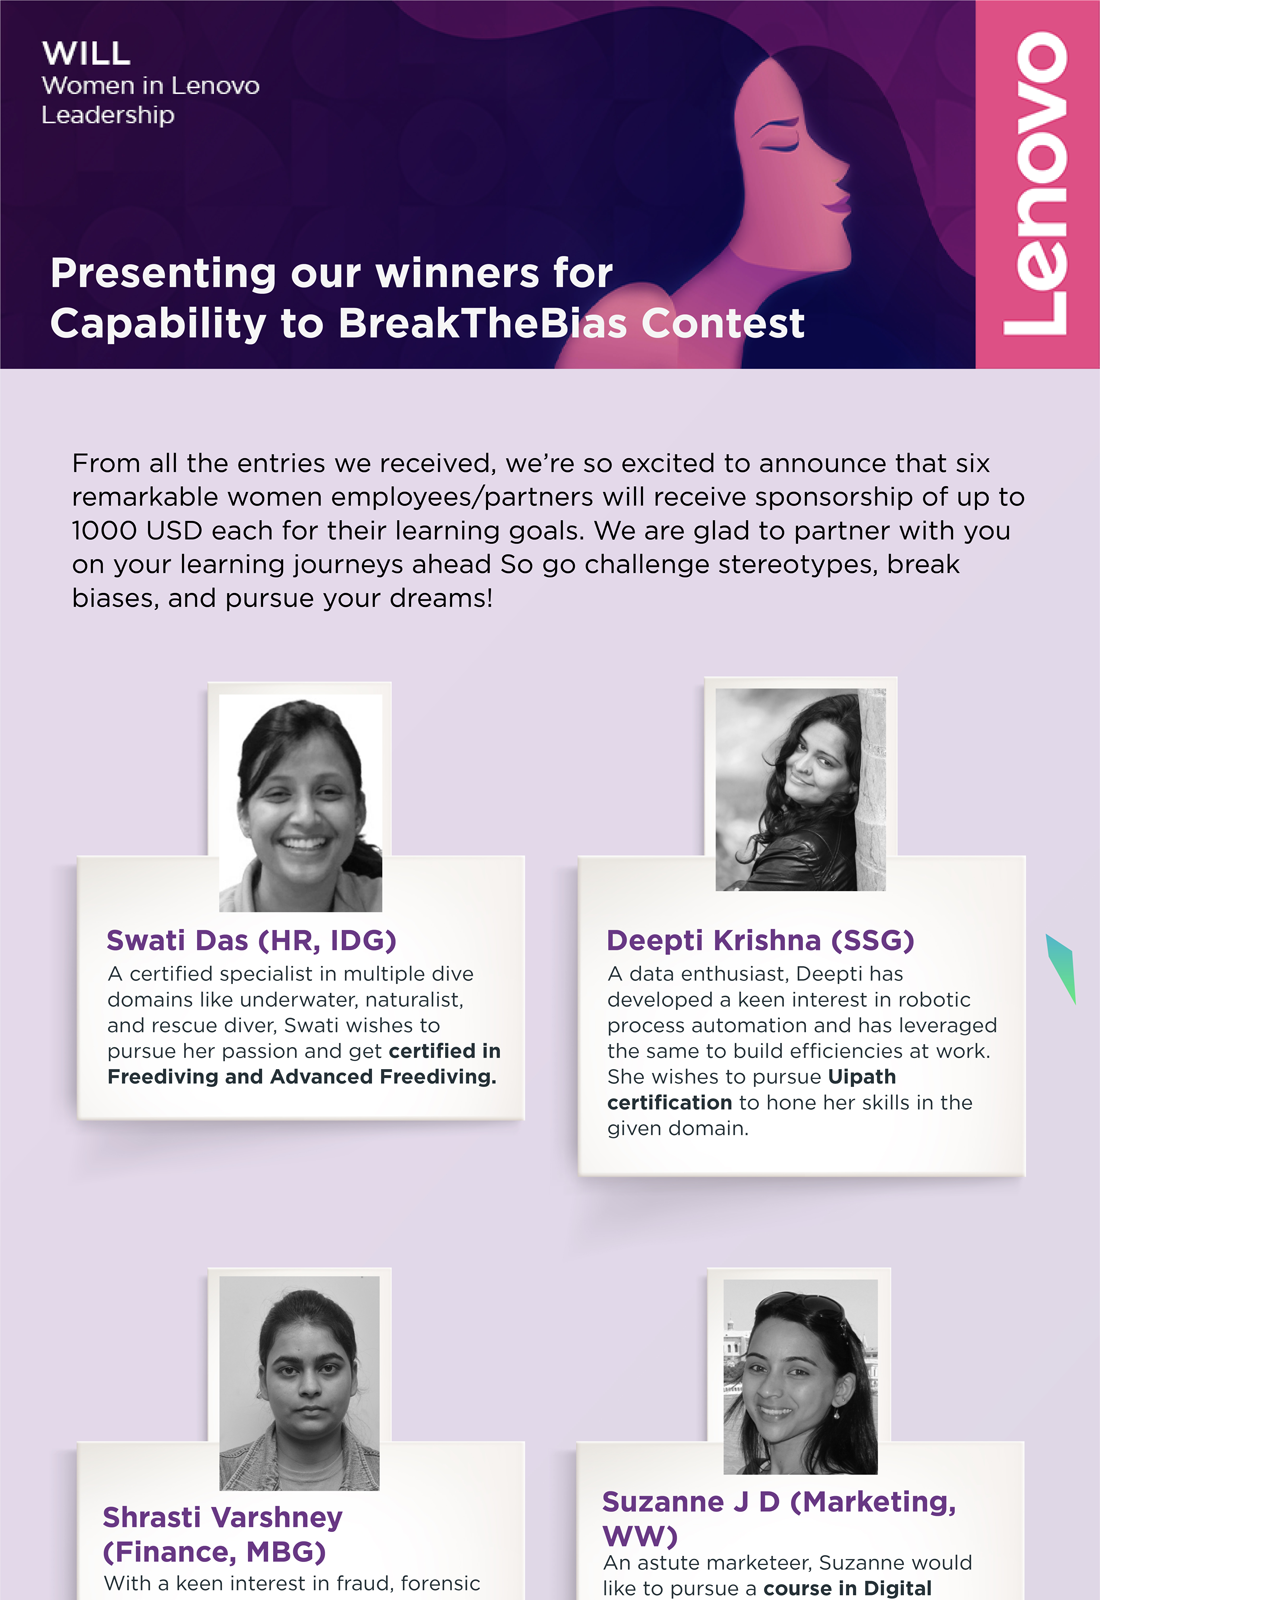
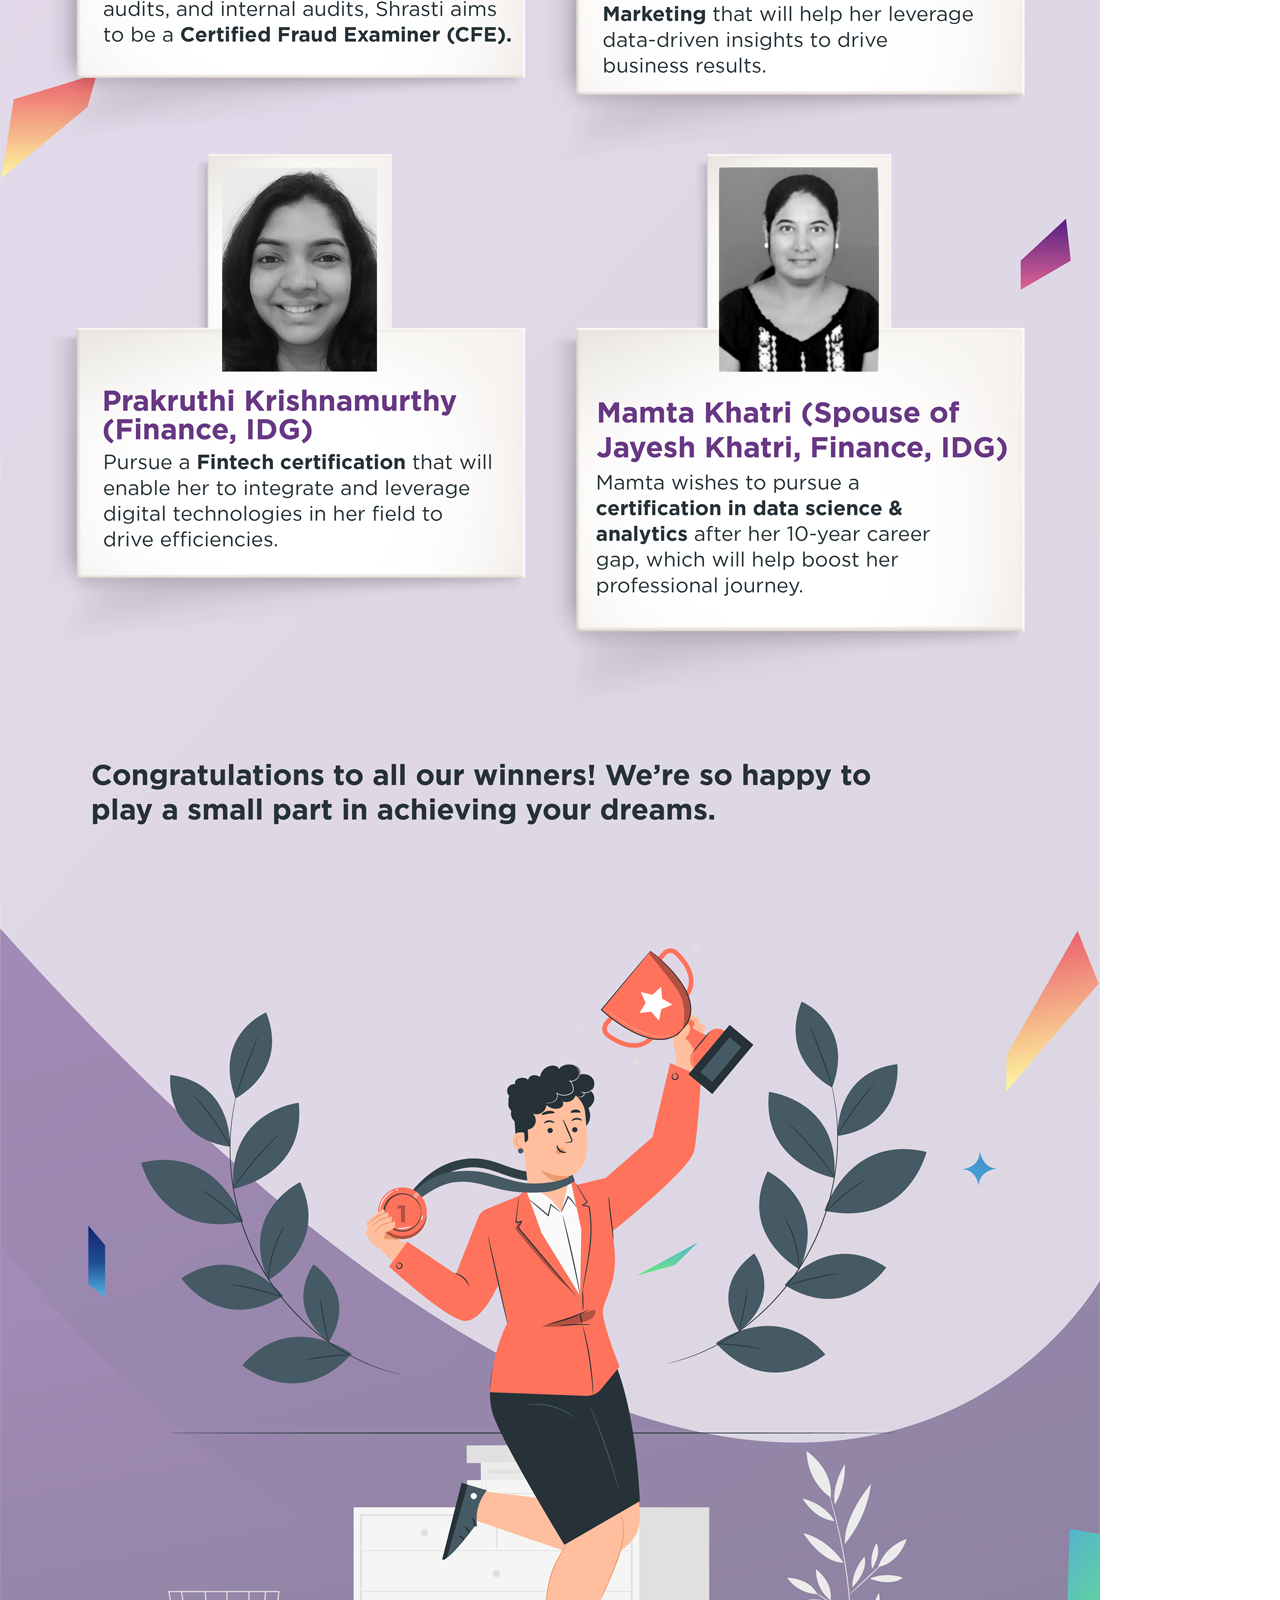
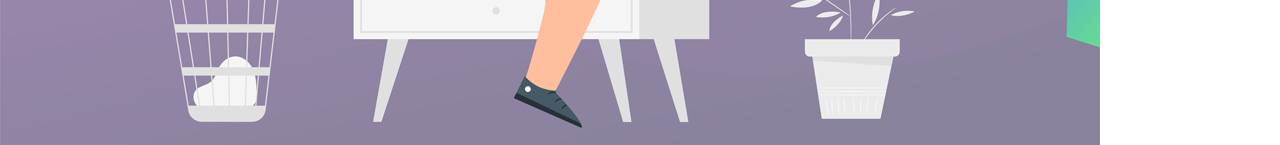
<file: assets/mailer/newsletter-apr2022/lenovo-hr-capability-winner-apr/index.html>
<html>
<head>
<title>Lenovo HR-capability winner mailer-02</title>
<meta http-equiv="Content-Type" content="text/html; charset=utf-8">
<style> table {border-spacing: 0;} img {display:block;} </style>
</head>
<body bgcolor="#FFFFFF" leftmargin="0" topmargin="0" marginwidth="0" marginheight="0">

<table id="Table_01" width="1100" height="3345" border="0" cellpadding="0" cellspacing="0"  bgcolor="#e4d9ea">
	<tr>
		<td>
			<img src="images/header.png" width="1100" height="383" alt="presenting our winners"></td>
	</tr>
	<tr>
		<td>
			<img src="images/first-2-employees.png" width="1100" height="834" alt="Swati Das (HR, IDG) ; Deepti Krishna (SSG)"></td>
	</tr>
	<tr>
		<td>
			<img src="images/4-employees.png" width="1100" height="1056" alt="Shrasti Varshney,Suzanne J D,Prakruthi Krishnamurthy,Mamta Khatri"></td>
	</tr>
	<tr>
		<td>
			<img src="images/congrats.png" width="1100" height="1072" alt="Congratulation to all our winners"></td>
	</tr>
</table>

</body>
</html>
</file>
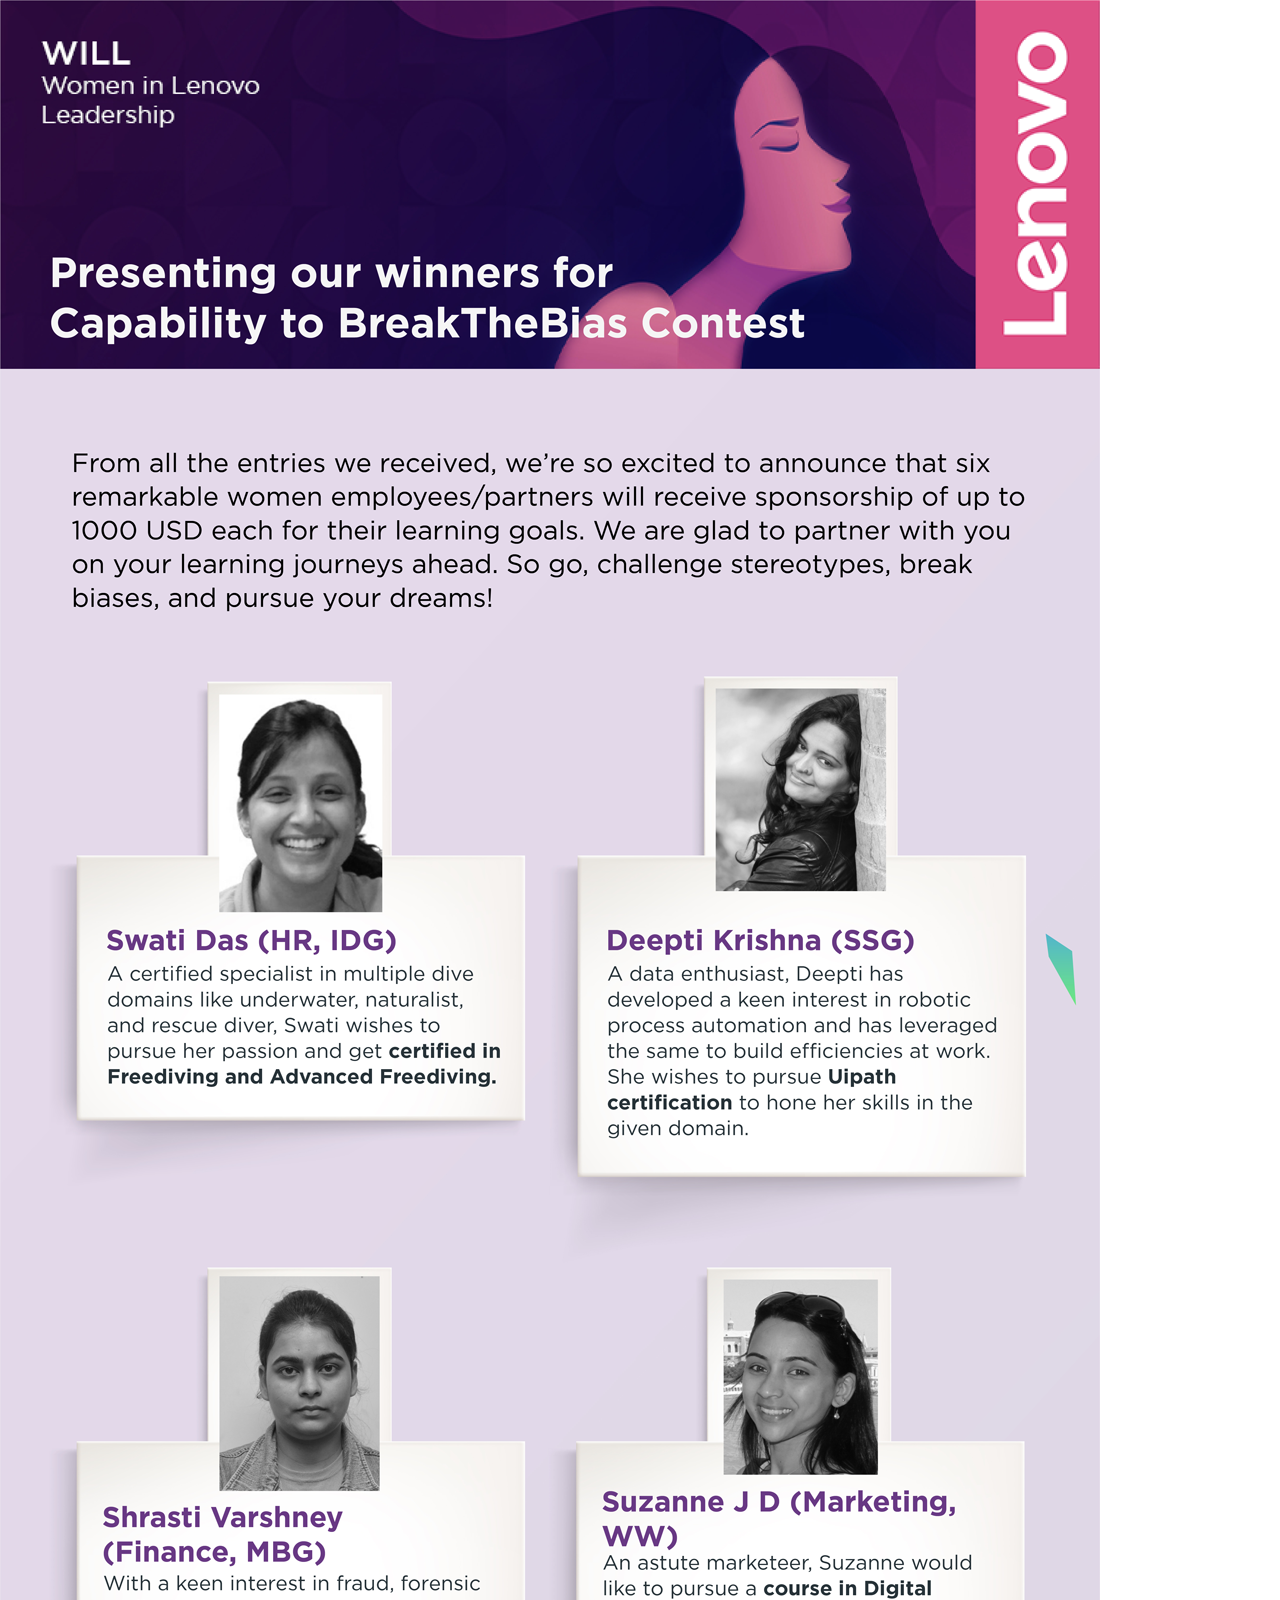
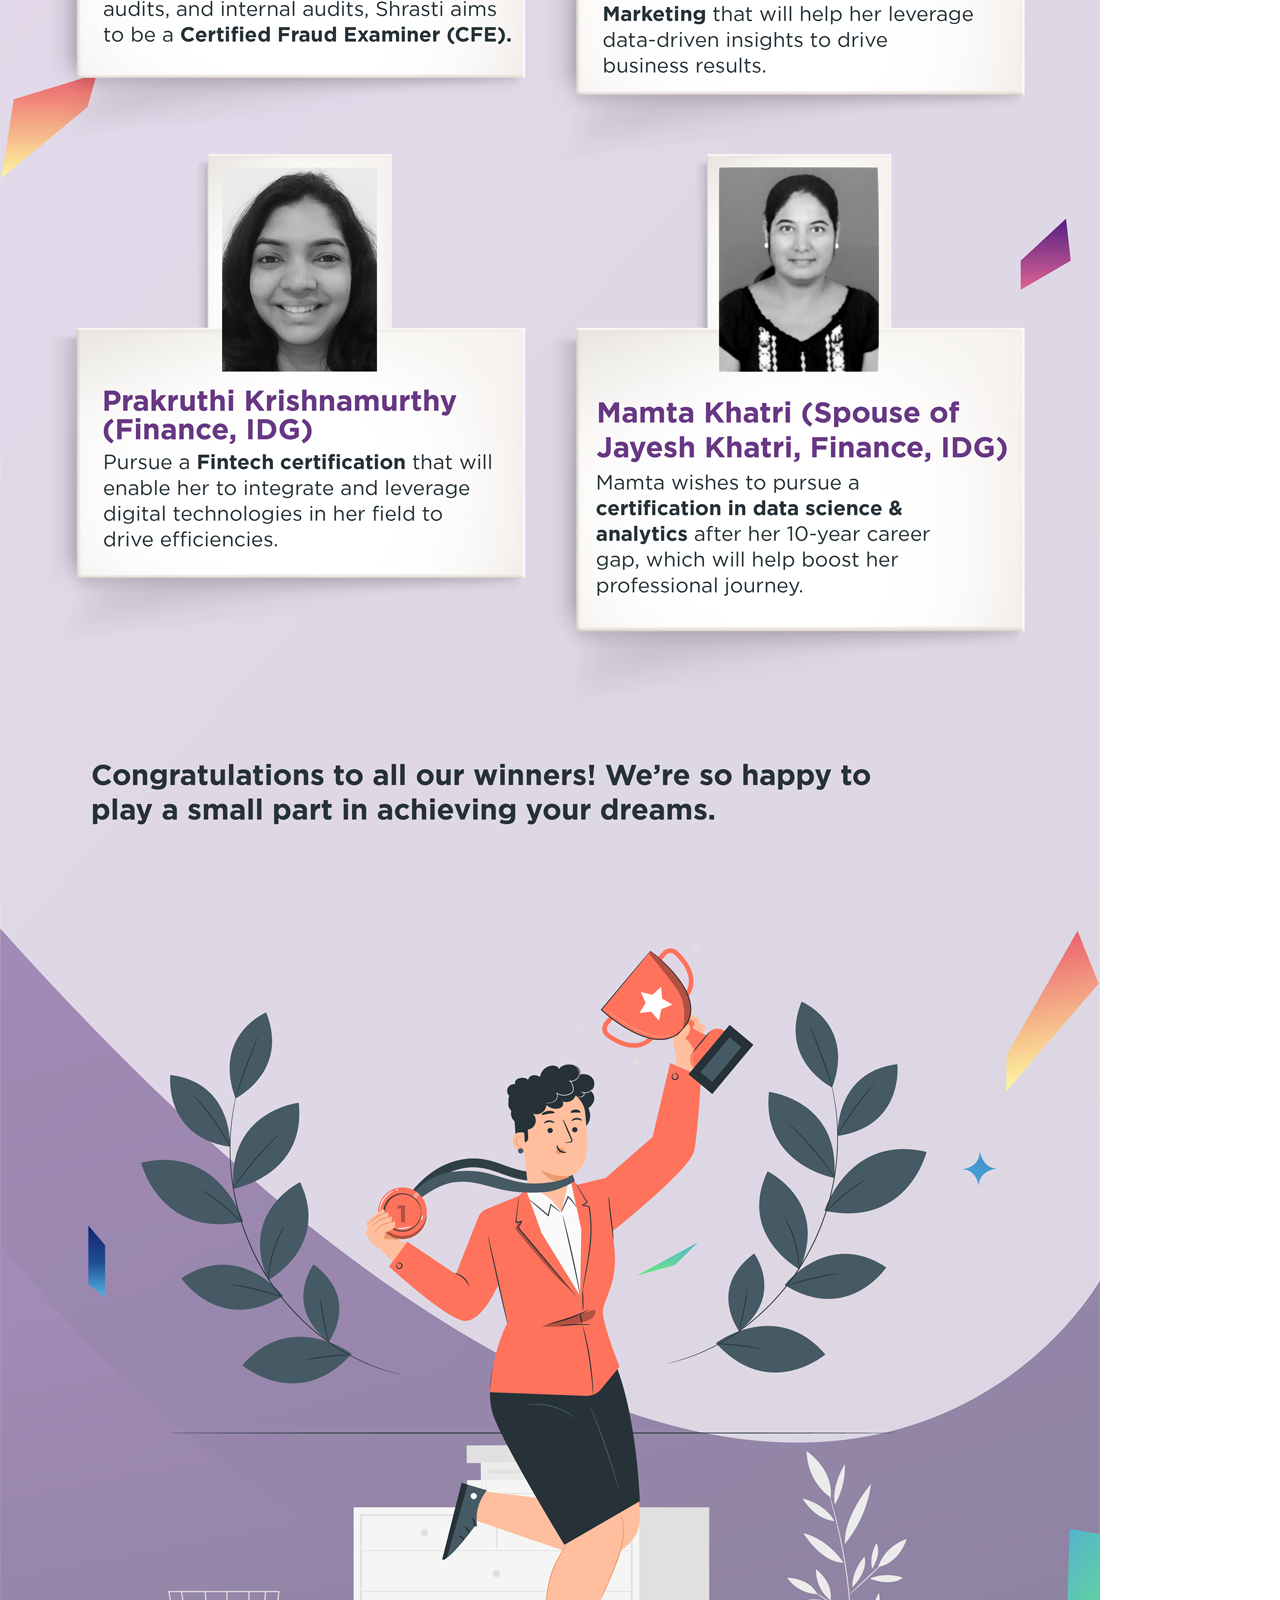
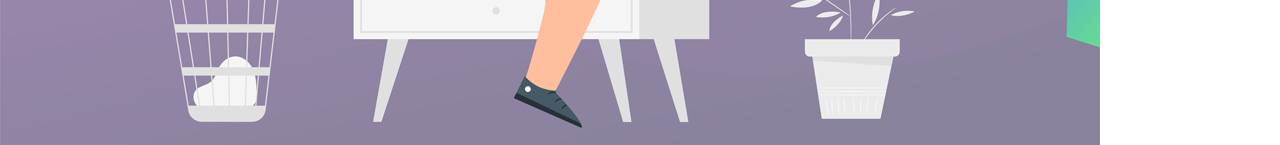
<file: assets/mailer/newsletter-apr2022/lenovo-hr-capability-winner-v2/index.html>
<html>
<head>
<title>Lenovo HR-capability winner mailer</title>
<meta http-equiv="Content-Type" content="text/html; charset=utf-8">
<style> table {border-spacing: 0;} img {display:block;} </style>
</head>
<body bgcolor="#FFFFFF" leftmargin="0" topmargin="0" marginwidth="0" marginheight="0">

<table id="Table_01" width="1100" height="3345" border="0" cellpadding="0" cellspacing="0" bgcolor="#e4d9ea">
	<tr>
		<td>
			<img src="images/header.png" width="1100" height="383" alt="presenting our winners"></td>
	</tr>
	<tr>
		<td>
			<img src="images/first-2-employee.png" width="1100" height="833" alt="Swati Das (HR, IDG) ; Deepti Krishna (SSG)"></td>
	</tr>
	<tr>
		<td>
			<img src="images/4-employees.png" width="1100" height="1060" alt="Shrasti Varshney,Suzanne J D,Prakruthi Krishnamurthy,Mamta Khatri"></td>
	</tr>
	<tr>
		<td>
			<img src="images/congrats.png" width="1100" height="1069" alt="Congratulation to all our winners"></td>
	</tr>
</table>

</body>
</html>
</file>
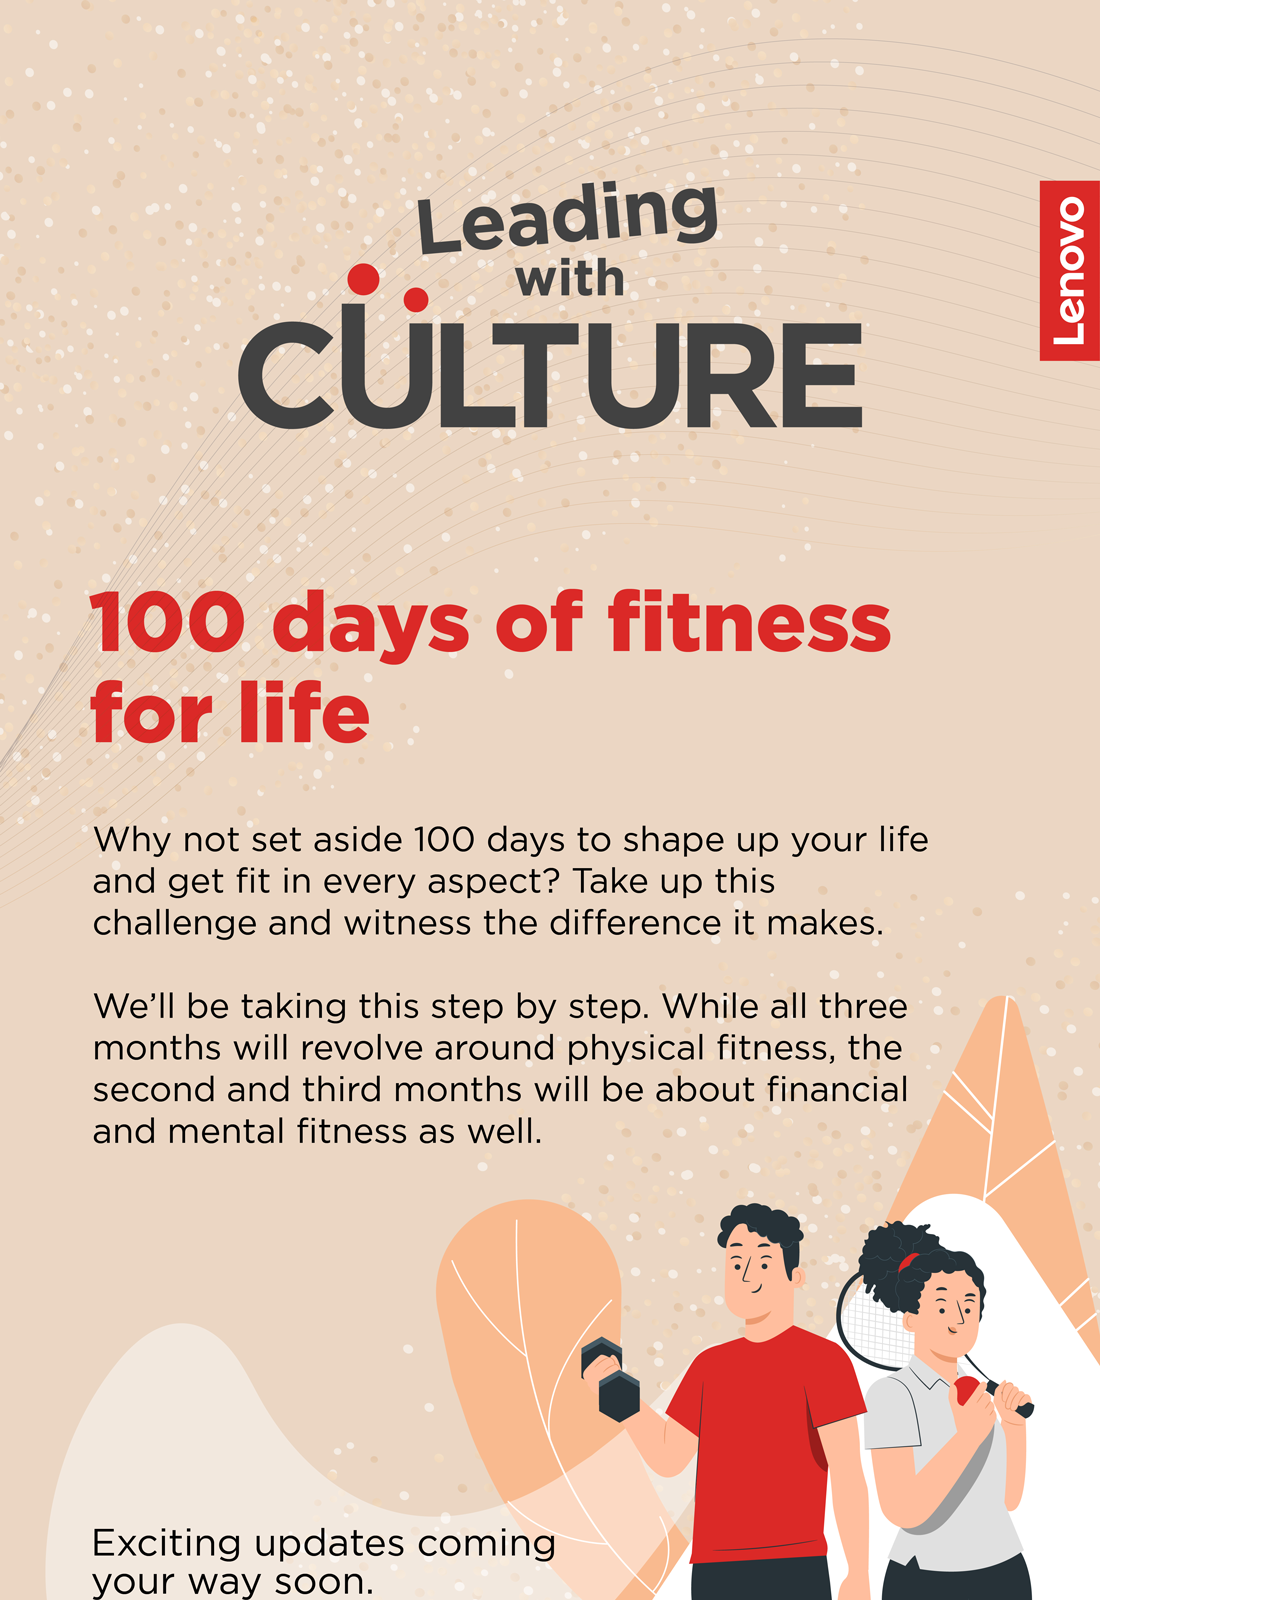
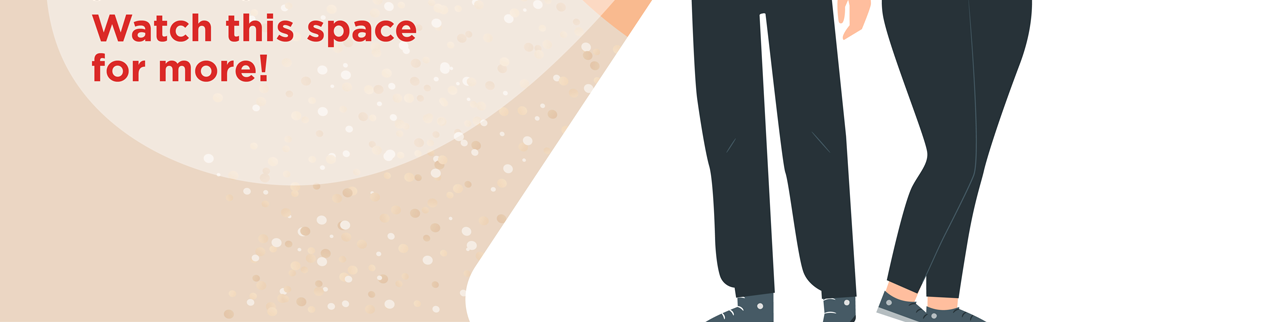
<file: assets/mailer/newsletter-apr2022/lenovo-hr-fitness-announcement-mailer/index.html>
<html>
<head>
<title>Lenovo HR-fitness announcement mailer-01</title>
<style> table {border-spacing: 0;} img {display:block;} </style>
<meta http-equiv="Content-Type" content="text/html; charset=utf-8">
</head>
<body bgcolor="#FFFFFF" leftmargin="0" topmargin="0" marginwidth="0" marginheight="0">
<table id="Table_01" width="1100" height="1922 border="0" cellpadding="0" cellspacing="0" bgcolor="ffffff" >
                  <tr>
                                <td>
<img src="images/index.png" width="1100" height="1922" alt="100-days-of-fitness-for-life">
</td>
     </tr>
               </table>
</body>
</html>
</file>
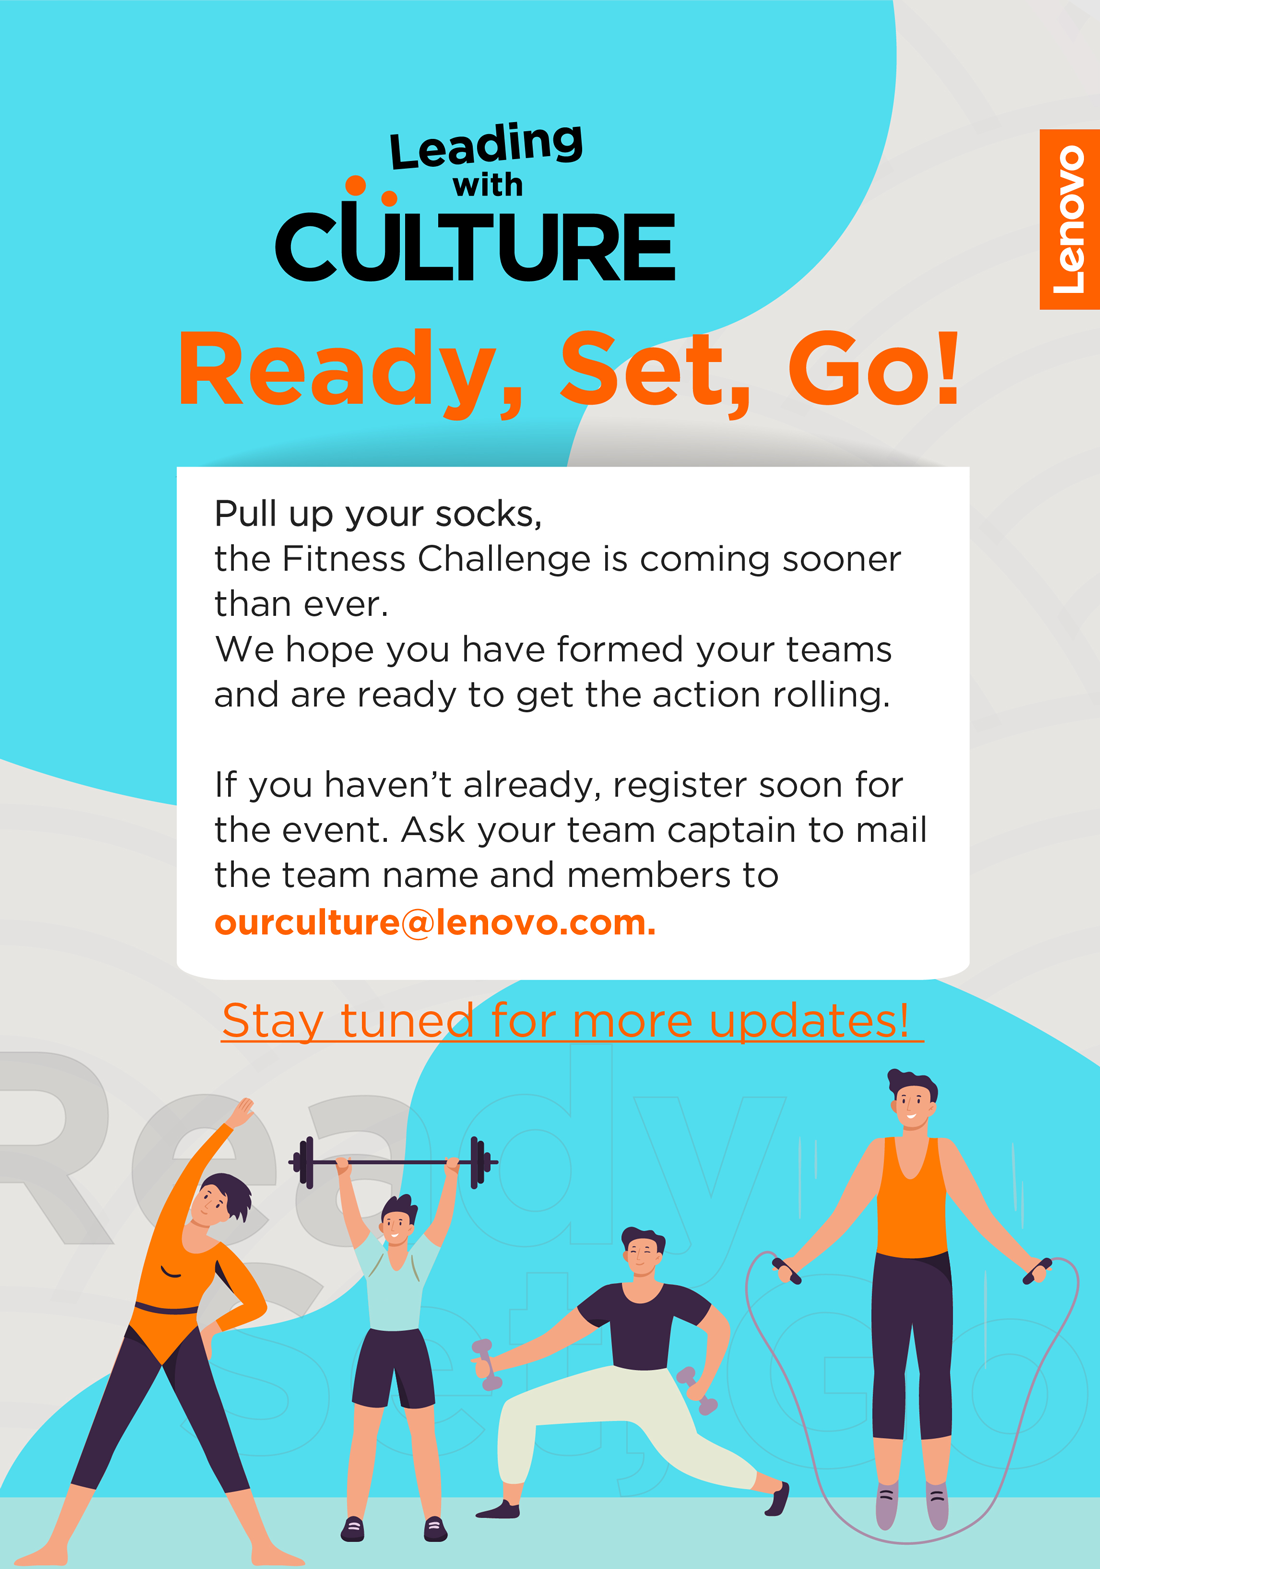
<file: assets/mailer/newsletter-apr2022/lenovo-hr-ready-set-go-01-3-apr/index.html>
<html>
<head>
<title>lenovo_hr_ready_set_go-01-3</title>
<style> table {border-spacing: 0;} img {display:block;} </style>
<meta http-equiv="Content-Type" content="text/html; charset=utf-8">
</head>
<body bgcolor="#FFFFFF" leftmargin="0" topmargin="0" marginwidth="0" marginheight="0">
<table id="Table_01" width="1100" height="1569" border="0" cellpadding="0" cellspacing="0" bgcolor="ffffff" >
                  <tr>
                                <td>
<a href="mailto:ourculture@lenovo.com" target="_blank">
	<img src="images/index.png" width="1100" height="1569" border="0" alt="lenovo-hr-ready-set-go"></a>
</td>
     </tr>
               </table>
</body>
</html>
</file>
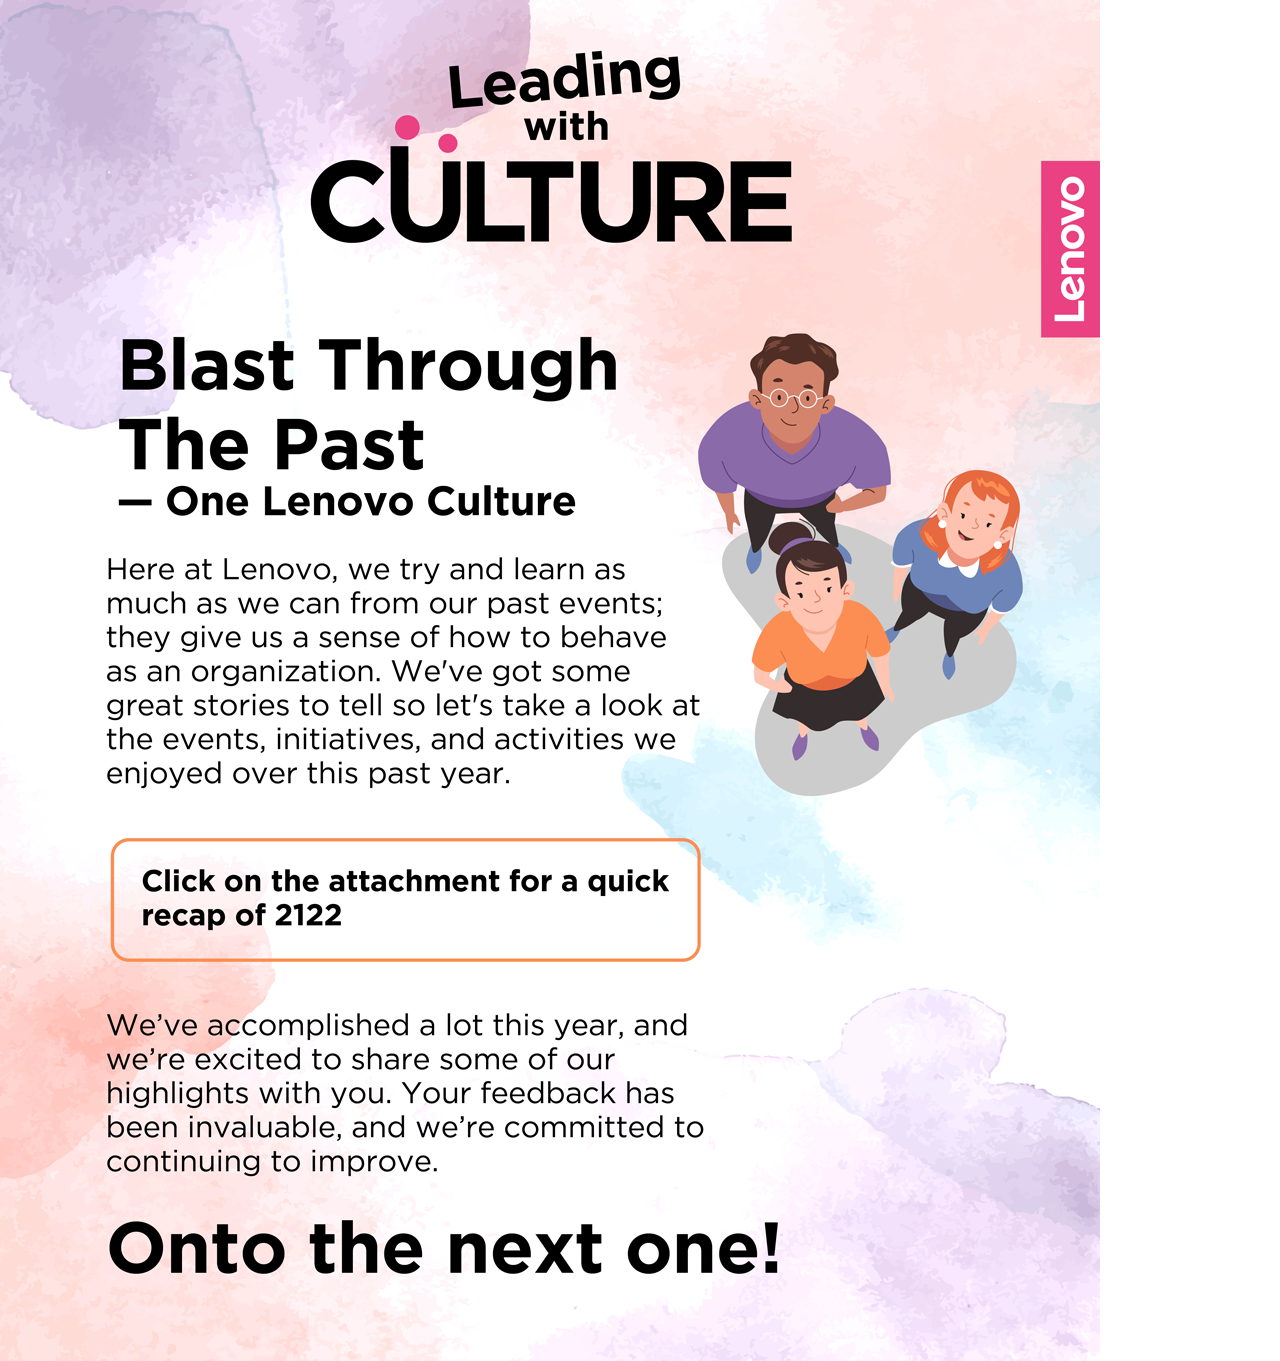
<file: assets/mailer/newsletter-apr2022/Lenovo-HR-Round-up-29-03-22-02-apr/index.html>
<html>
<head>
<title>Lenovo-HR-Round-up-29-03-22-02</title>
<style> table {border-spacing: 0;} img {display:block;} </style>
<meta http-equiv="Content-Type" content="text/html; charset=utf-8">
</head>
<body bgcolor="#FFFFFF" leftmargin="0" topmargin="0" marginwidth="0" marginheight="0">
<table id="Table_01" width="1100" height="1361" border="0" cellpadding="0" cellspacing="0" bgcolor="ffffff" >
                  <tr>
                                <td>
<a href="https://pinklemonadedigital.com/lenovo-links/lenovo-year-end-summary-document/year-end-summary-document.pdf" target="_blank">
	<img src="images/index.png" width="1100" height="1361" border="0" alt="blast-through-the-past"></a>
</td>
     </tr>
               </table>
</body>
</html>
</file>
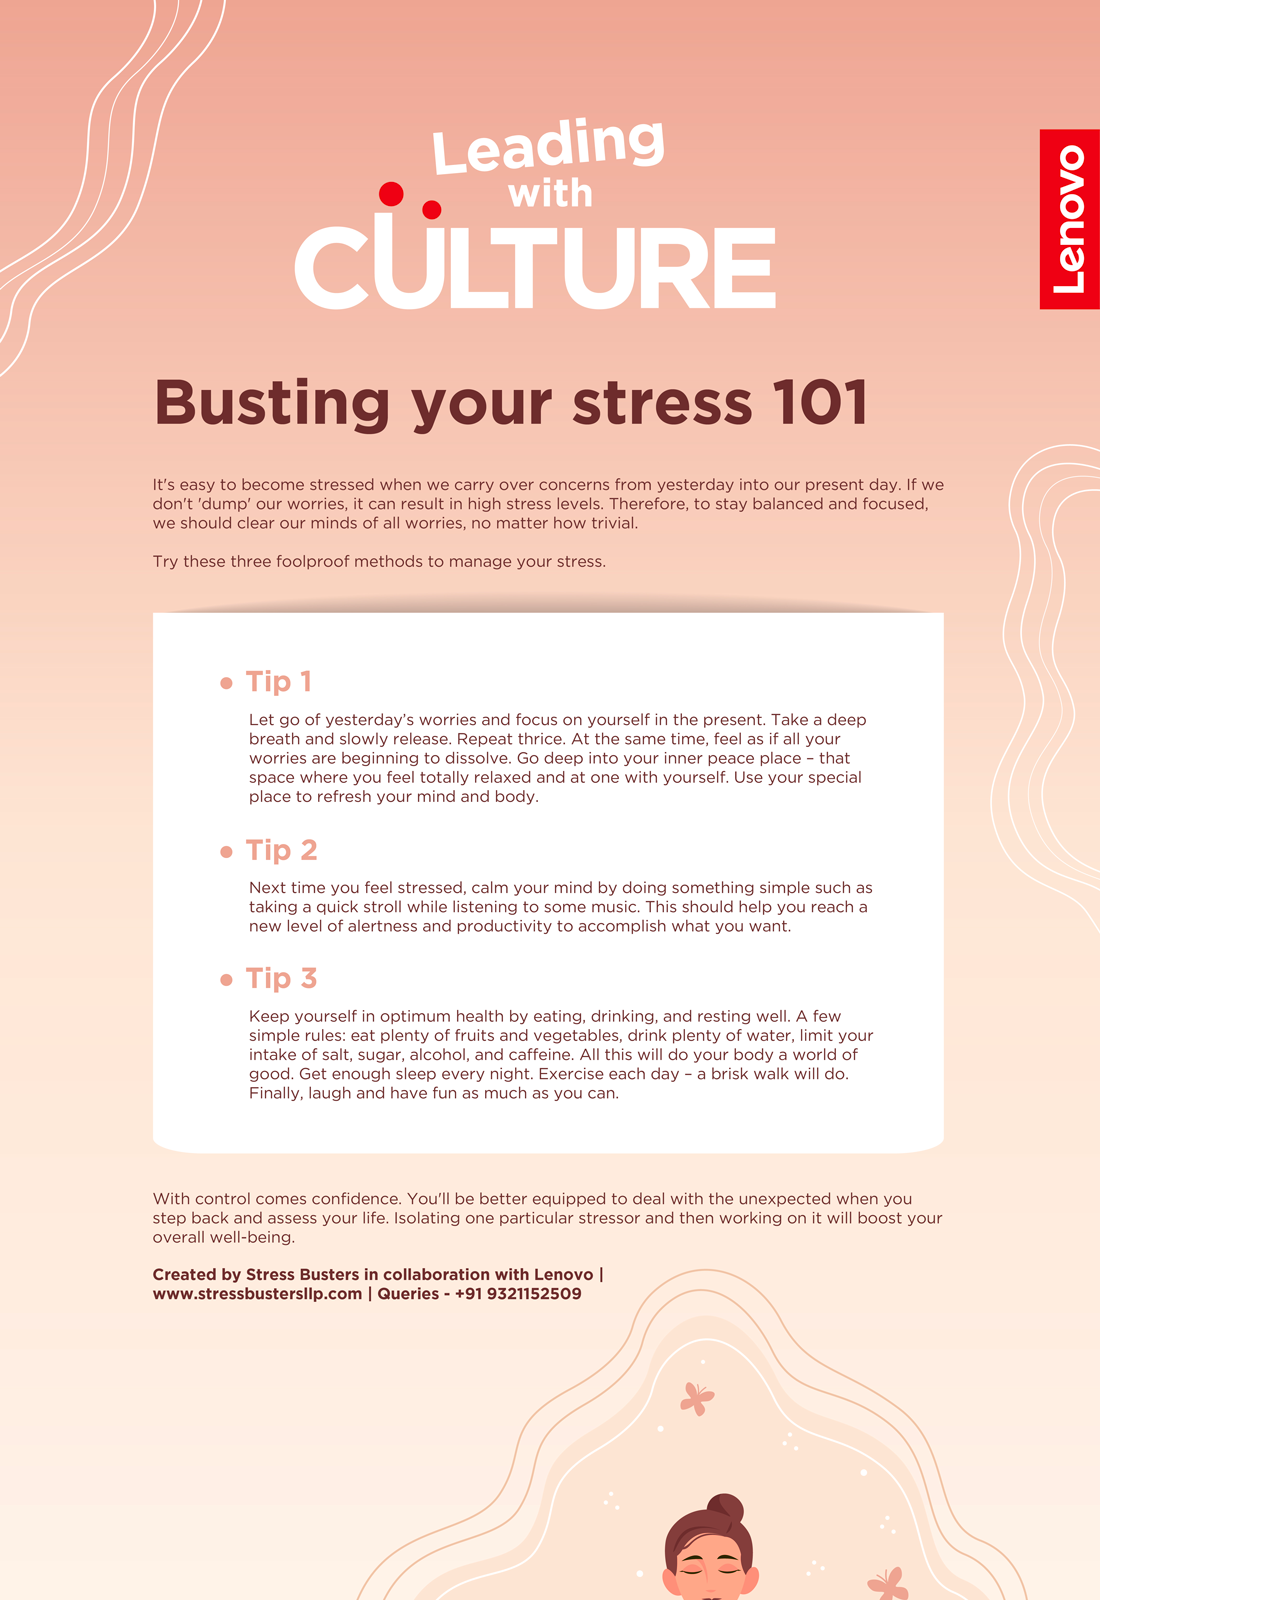
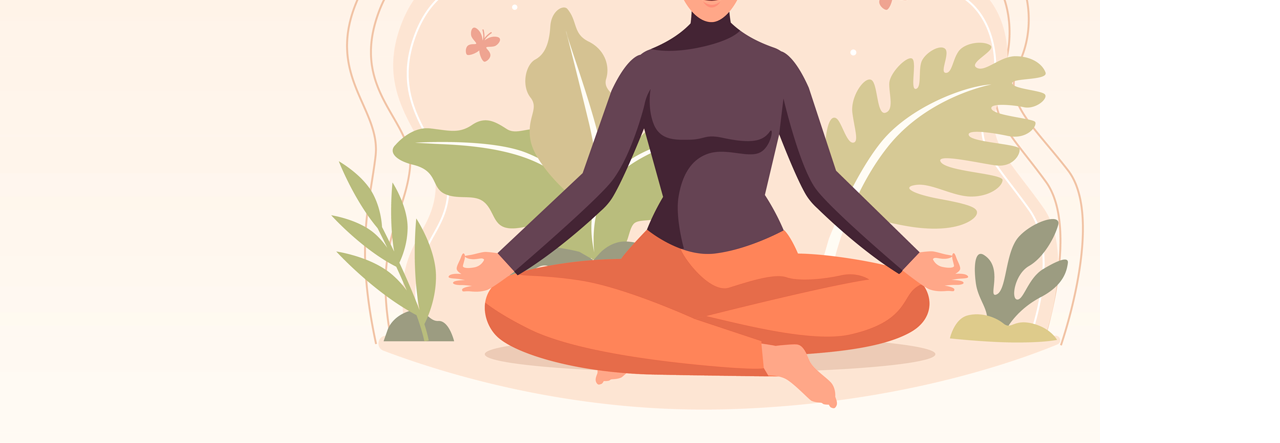
<file: assets/mailer/newsletter-apr2022/lenovo-nutrition-mailer-busting-your-stress-apr/index.html>
<html>
<head>
<title>Lenovo HR-Nutrition-Mailer-Busting Your Stress-01</title>
<style> table {border-spacing: 0;} img {display:block;} </style>
<meta http-equiv="Content-Type" content="text/html; charset=utf-8">
</head>
<body bgcolor="#FFFFFF" leftmargin="0" topmargin="0" marginwidth="0" marginheight="0">
<table id="Table_01" width="1100" height="2043" border="0" cellpadding="0" cellspacing="0" bgcolor="ffffff" >
                  <tr>
                                <td>

<a href="https://www.stressbustersllp.com/" target="_blank">
	<img src="images/index.png" width="1100" height="2043" border="0" alt="busting-your-stress"></a>
</td>
     </tr>
               </table>
</body>
</html>
</file>
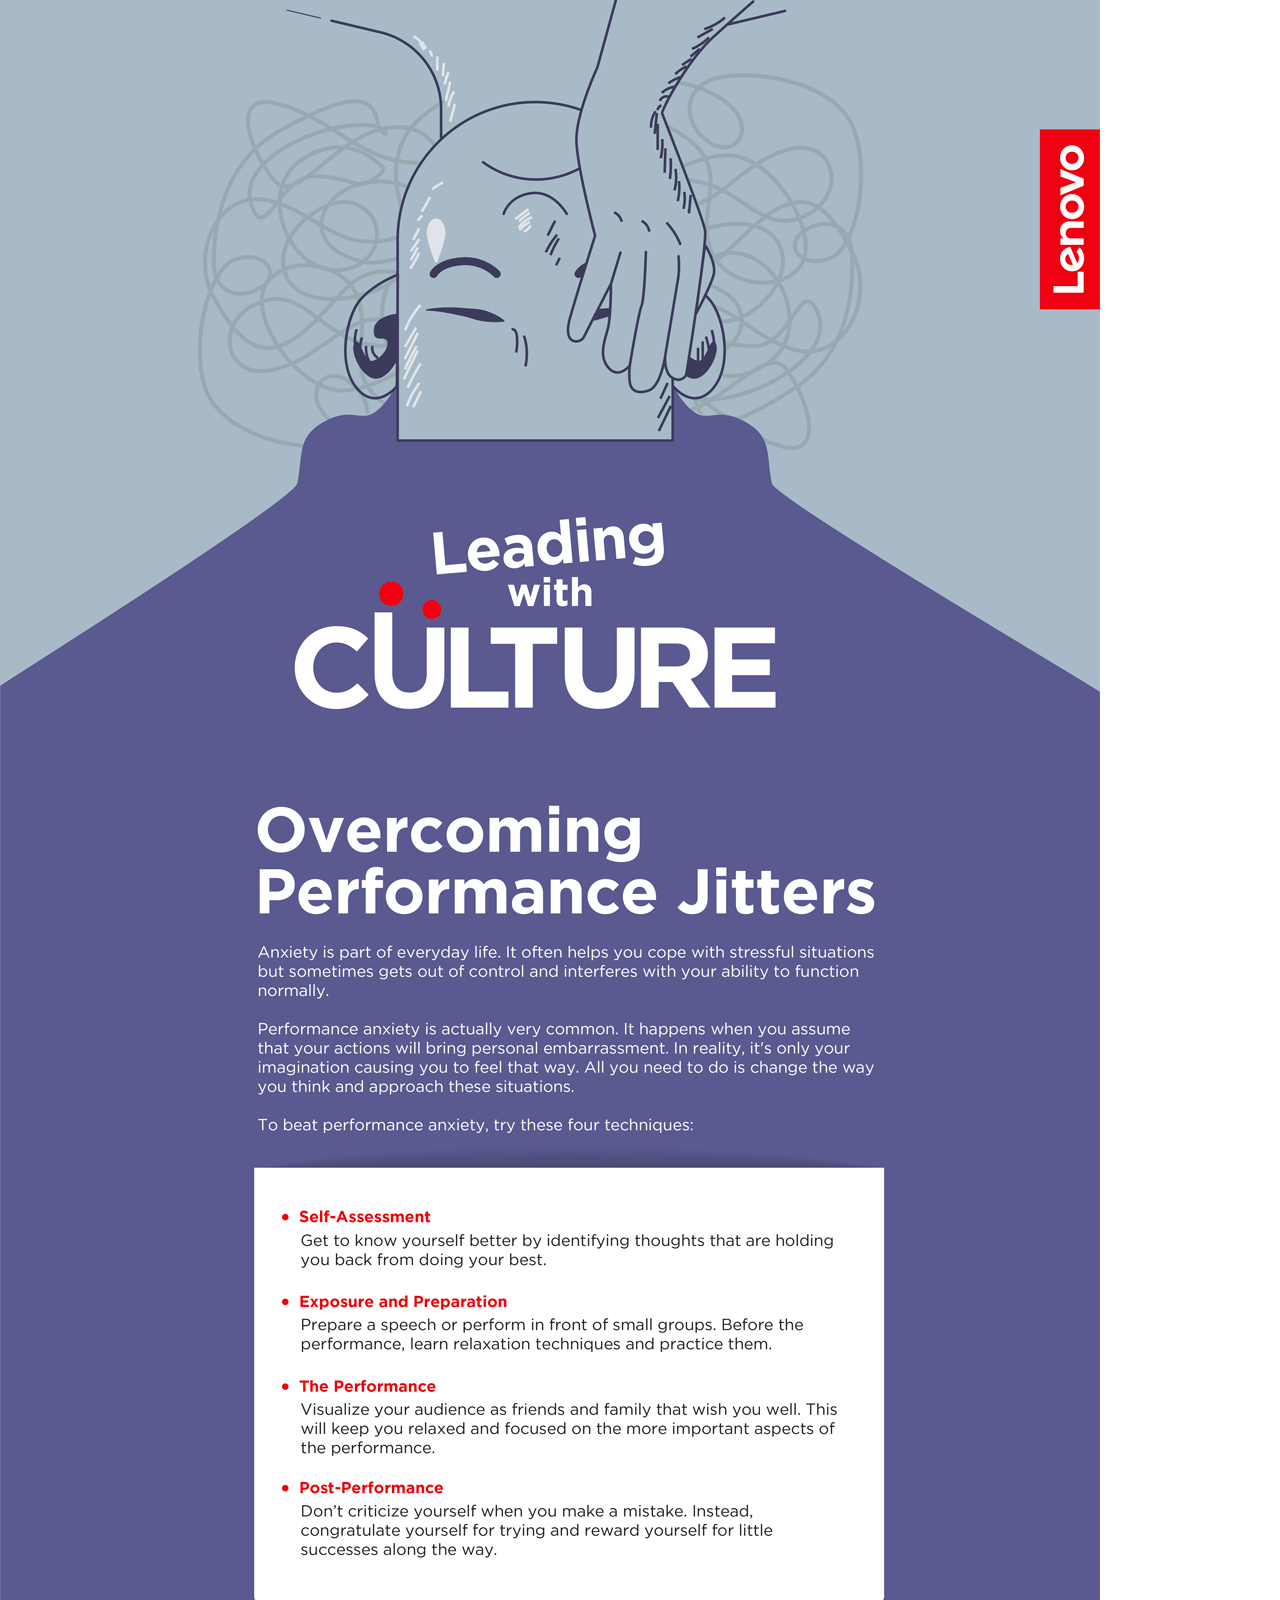
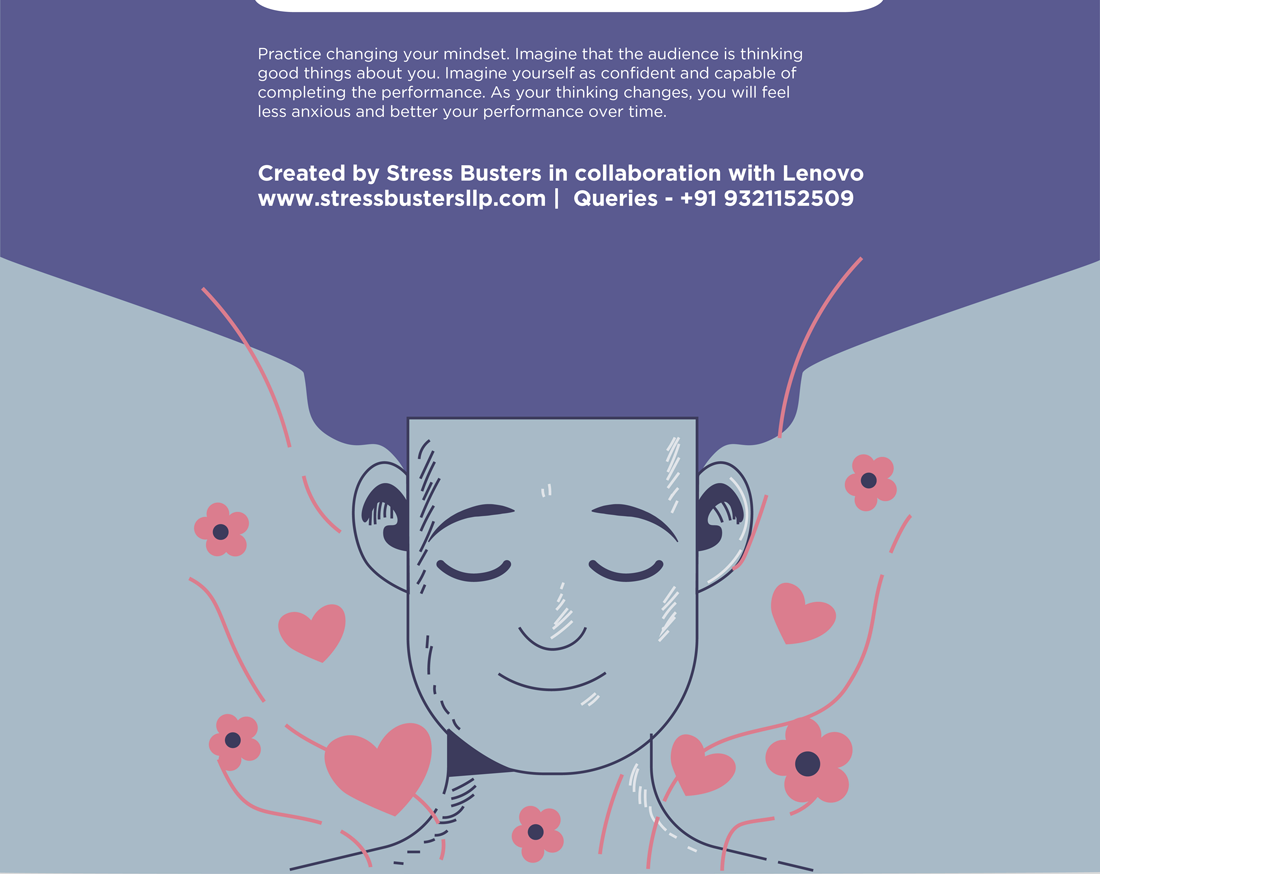
<file: assets/mailer/newsletter-feb/lenovo-HR-Nutrition-Mailer-anxiety/index.html>
<html>
<head>
<title>Lenovo HR-Nutrition-Mailer-anxiety-01</title>
<style> table {border-spacing: 0;} img {display:block;} </style>
<meta http-equiv="Content-Type" content="text/html; charset=utf-8">
</head>
<body bgcolor="#FFFFFF" leftmargin="0" topmargin="0" marginwidth="0" marginheight="0">
<table id="Table_01" width="1100" height="2474" border="0" cellpadding="0" cellspacing="0" bgcolor="#FFFFFF" >
         <tr>
            <td>
<a href="https://www.stressbustersllp.com/" target="_blank">
	<img src="images/index.png" width="1100" height="2474" border="0" alt="overcoming-performance"></a>
		
		 </td>
                  </tr>
               </table>
</body>
</html>
</file>
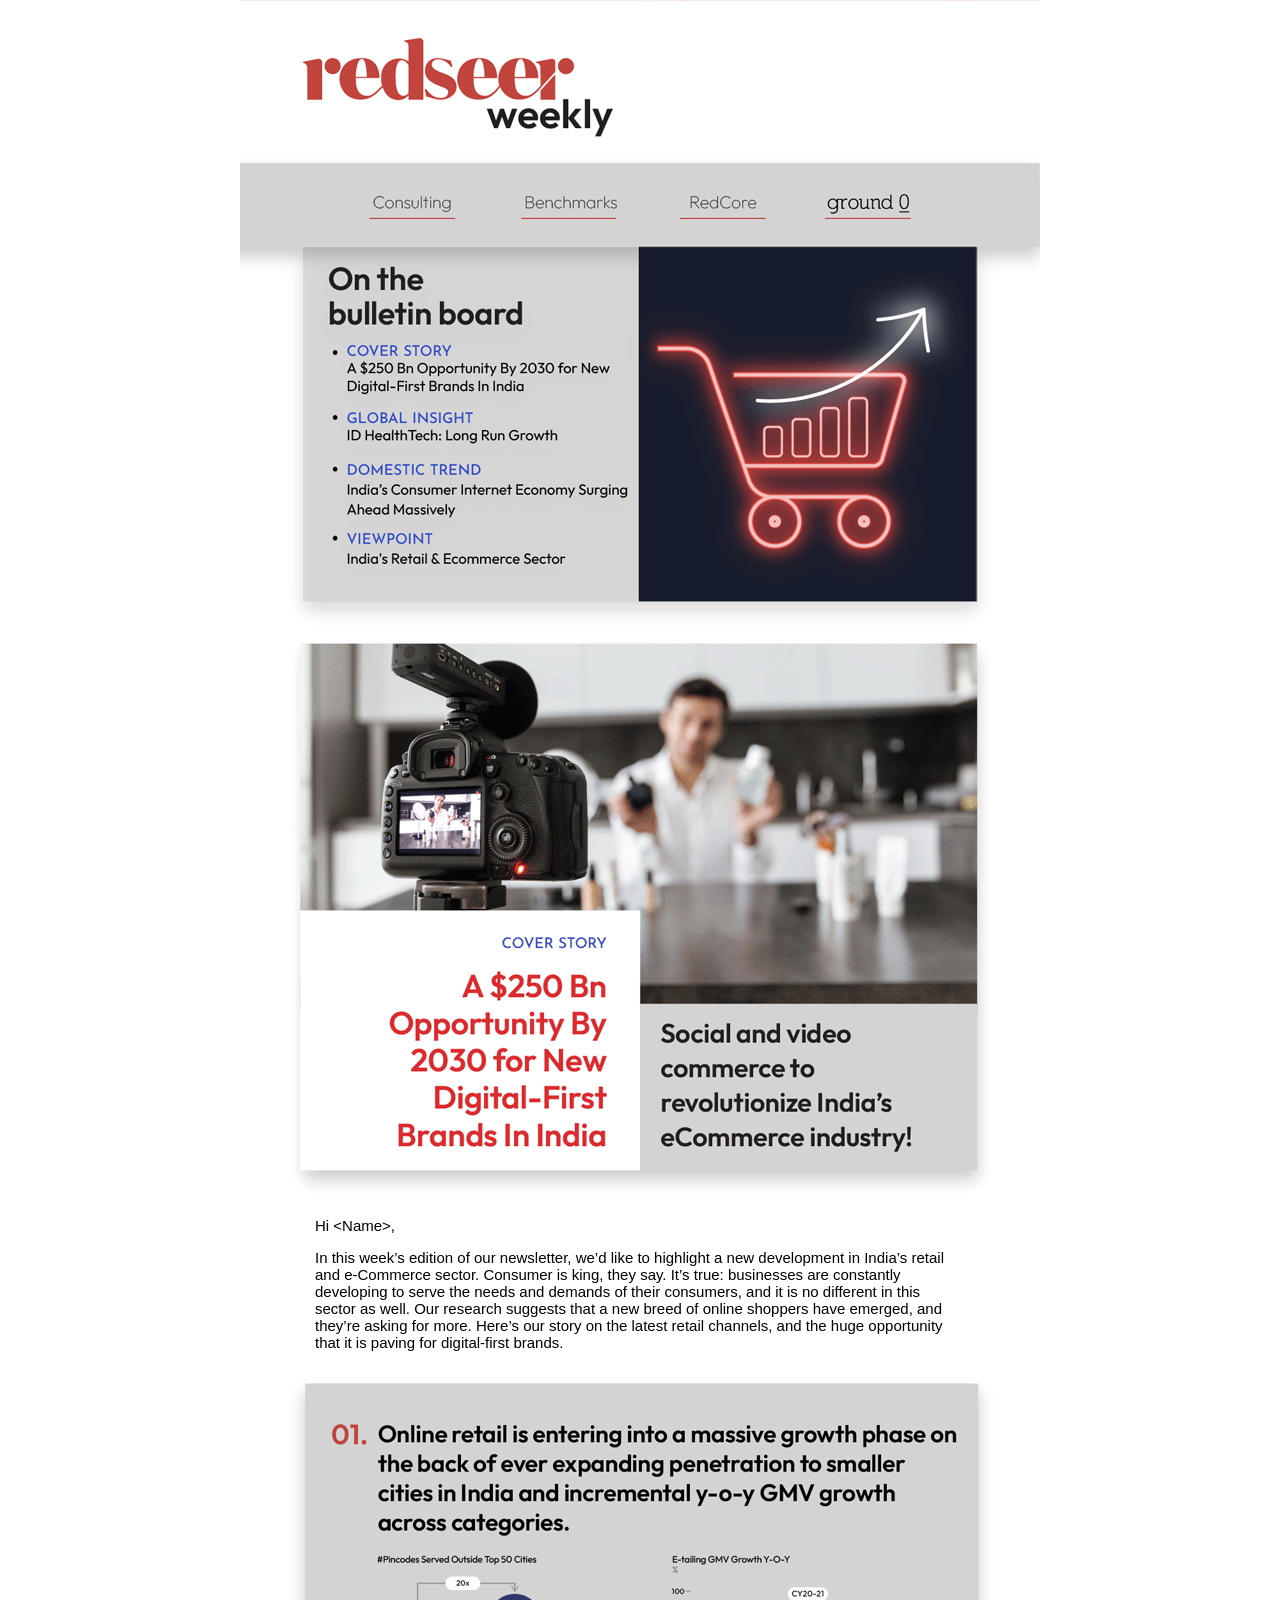
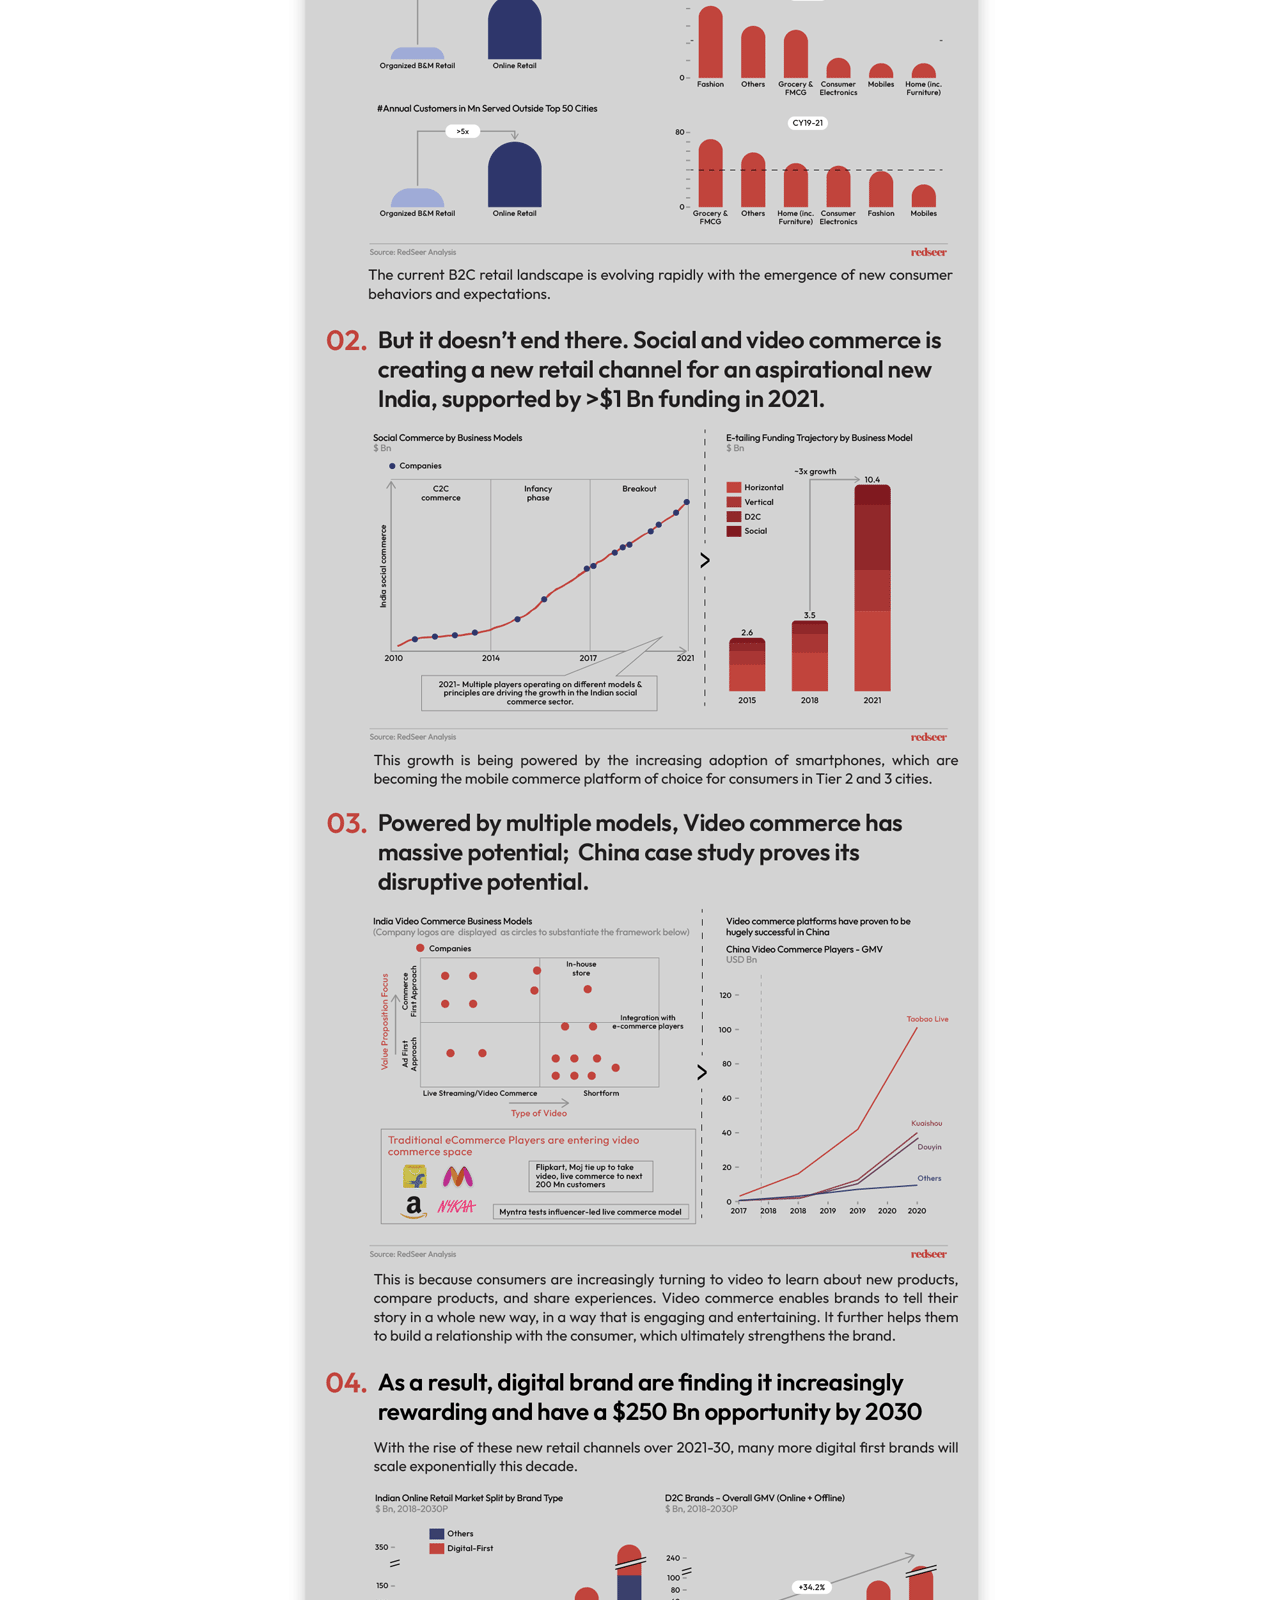
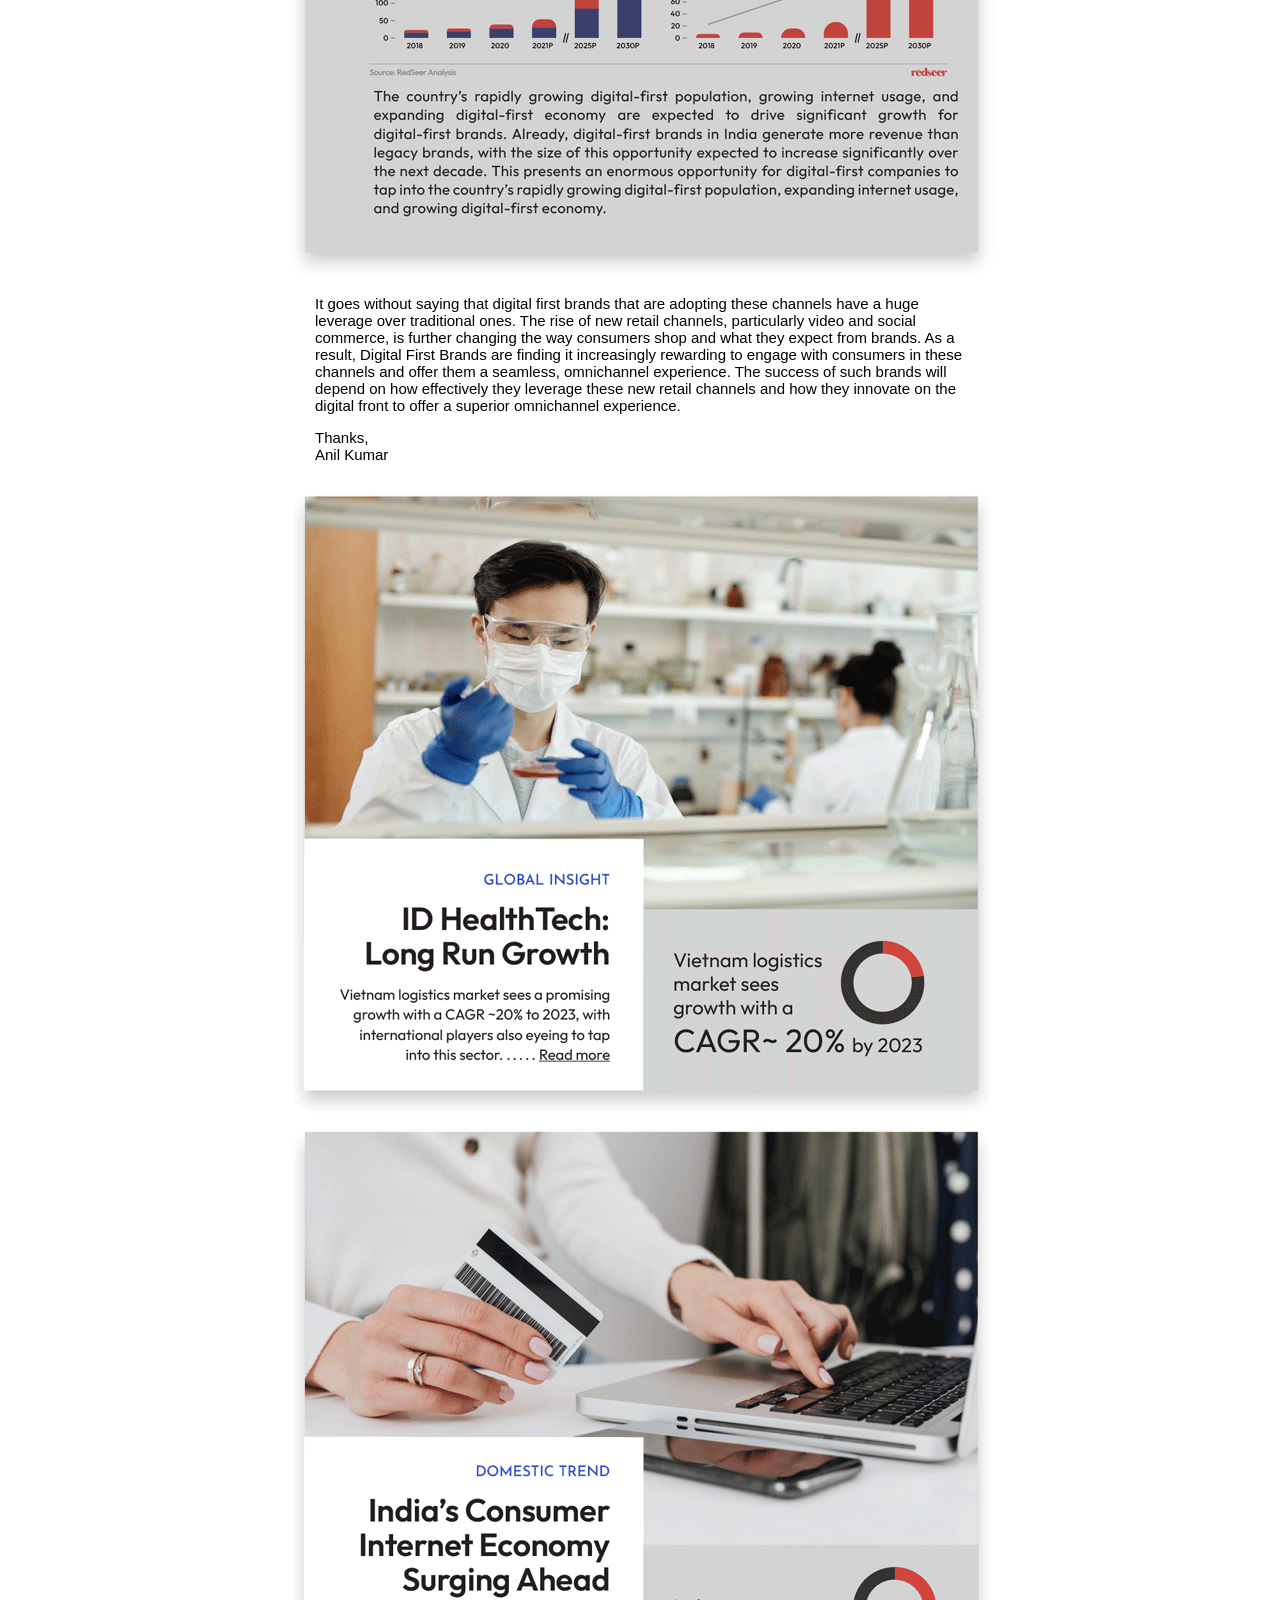
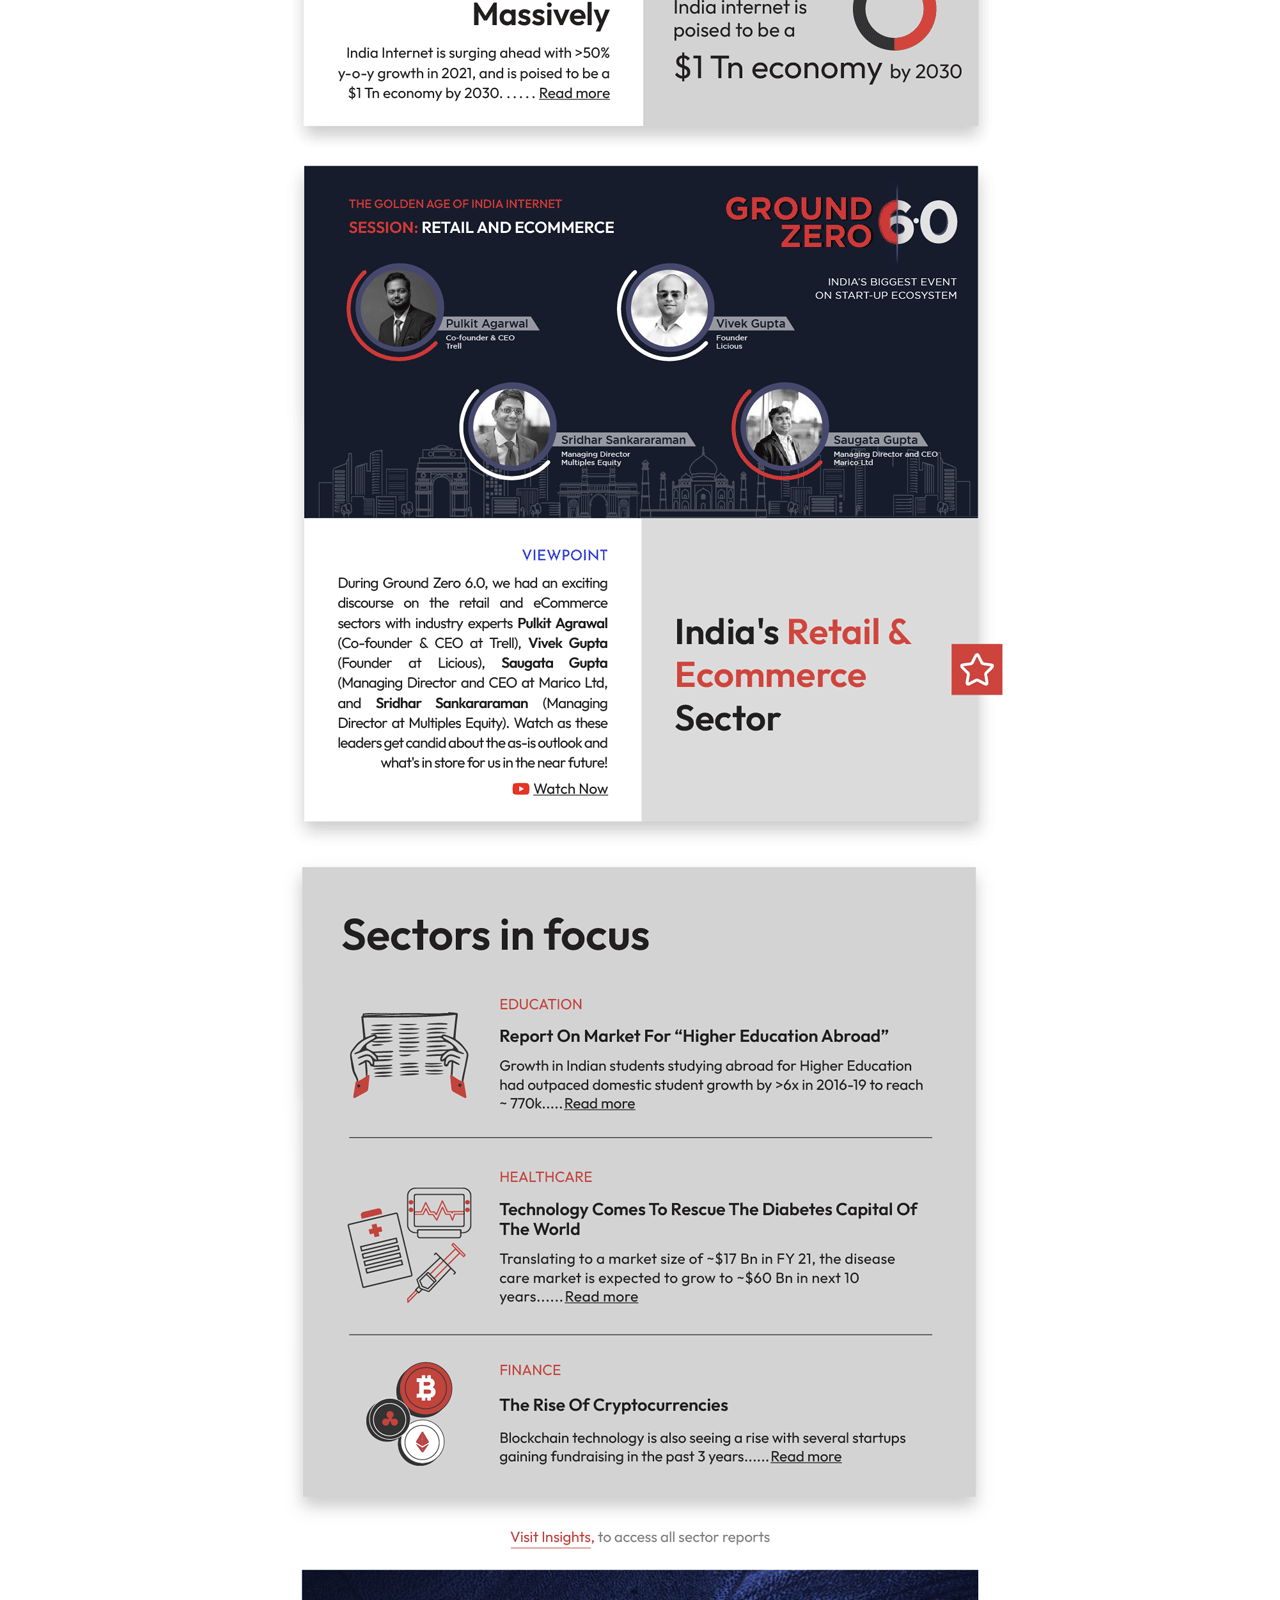
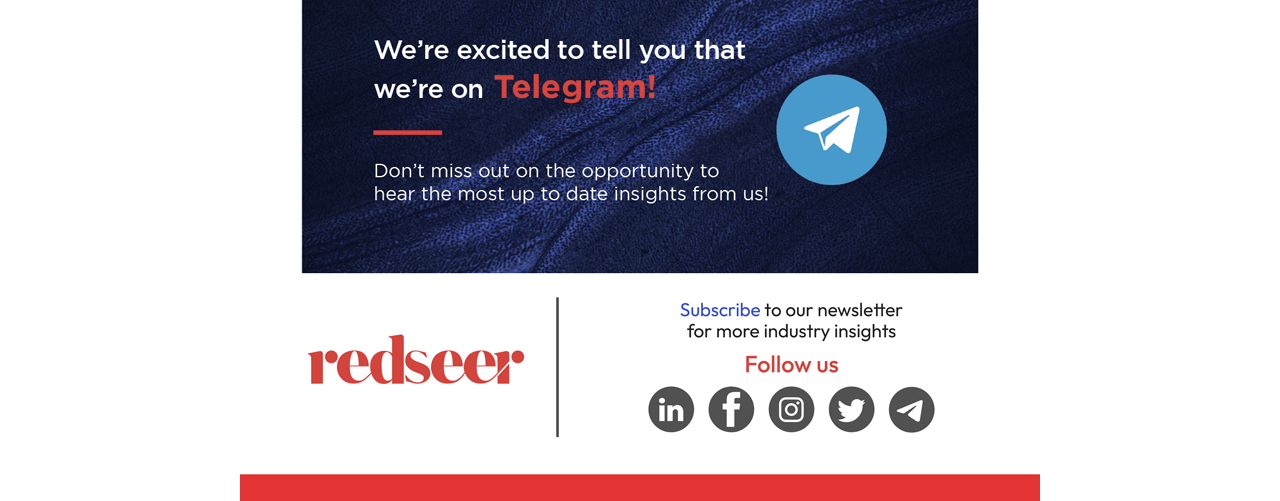
<file: assets/mailer/newsletter-feb/redseer-v3/index.html>
<html>
<head>
<title>Redseer NL_Redseer Jan-NL </title>
   <style> table {border-spacing: 0;} img {display:block;} </style>
<meta http-equiv="Content-Type" content="text/html; charset=utf-8">
</head>
<body bgcolor="#FFFFFF" leftmargin="0" topmargin="0" marginwidth="0" marginheight="0">

<table id="Table_01" width="800"  border="0" cellpadding="0" cellspacing="0"  align="center">
	<tr>
		<td>
			<a href="https://redseer.com/" target="_blank">
				<img src="images/logo.png" width="800" height="159" border="0" alt="Redseer Weekly"></a></td>
	</tr>
	<tr>
		<td>
			<table id="Table_01" width="800" height="85" border="0" cellpadding="0" cellspacing="0">
				<tr>
					<td>
							<a href="https://redseer.com/" target="_blank">
							<img src="images/consulting.png" width="260" height="85" border="0" alt="consulting"></a></td>
					<td>
							<a href="https://redseer.com/benchmarks-offerings/" target="_blank">
							<img src="images/benchmark.png" width="152" height="85" border="0" alt="benchmark"></a></td>
					<td>
						<a href="https://redcore.co/" target="_blank">
						<img src="images/redcore.png" width="136" height="85" border="0" alt="redcore"></a></td>
					<td>
						<a href="https://www.redseer-groundzero.com/" target="_blank">
						<img src="images/ground0.png" width="252" height="85" border="0" alt="ground0"></a></td>
				</tr>
			</table>
			
		</td>
	</tr>
	<tr>
		<td>
			<img src="images/on-the-bulltein-board.png" width="800" height="386" alt="on the bulltein board"></td>
	</tr>
	<tr>
		<td>
			<img src="images/cover-story.png" width="800" height="568" alt="Social and video commerce to revolutionlize India ecommerce industry"></td>
	</tr>
	<tr>
		<td width="800" height="172" style="font-family: Outfit,sans-serif;color: #000000;font-size: 15px; padding-left:75px;padding-right:75px;" >
               <p>Hi &#60;Name&#62;,<p>
               <p>In this week’s edition of our newsletter, we’d like to highlight a new development in India’s retail and e-Commerce sector. Consumer is king, they say. It’s true: businesses are constantly developing to serve the needs and demands of their consumers, and it is no different in this sector as well. Our research suggests that a new breed of online shoppers have emerged, and they’re asking for more. Here’s our story on the latest retail channels, and the huge opportunity that it is paving for digital-first brands. 
				</p>
               
            </td>
	</tr>
	<tr>
		<td>
			<img src="images/graph.png" width="800" height="2109" alt="Cover Story"></td>
	</tr>
	<tr>
		<td width="800" height="200" style="font-family: Outfit,sans-serif;color:#000000;font-size: 15px; padding-left:75px; padding-right:75px">
               <p>It goes without saying that digital first brands that are adopting these channels have a huge leverage over traditional ones. The rise of new retail channels, particularly video and social commerce, is further changing the way consumers shop and what they expect from brands. As a result, Digital First Brands are finding it increasingly rewarding to engage with consumers in these channels and offer them a seamless, omnichannel experience. The success of such brands will depend on how effectively they leverage these new retail channels and how they innovate on the digital front to offer a superior omnichannel experience.
				</p>
               <p>Thanks,<br>
               Anil Kumar</p>
            </td>
	</tr>
	<tr>
		<td>
			<a href="https://redseer.com/newsletters/id-healthtech-long-run-growth/" target="_blank">
				<img src="images/global-insight.png" width="800" height="641" border="0" alt="ID Health Tech Long Run Growth"></a></td>
	</tr>
	<tr>
		<td>
			<a href="https://redseer.com/newsletters/indias-journey-to-1-trillion-of-consumer-internet-economy-has-begun/" target="_blank">
				<img src="images/domestic.png" width="800" height="632" border="0" alt="ndia’s Consumer Internet Economy Surging Ahead Massively"></a></td>
	</tr>
	<tr>
		<td>
			<a href="https://www.youtube.com/watch?v=__Hy6Be1gZg" target="_blank">
				<img src="images/view-point.png" width="800" height="699" border="0" alt="View Point"></a></td>
	</tr>
	<tr>
		<td>
			<a href="https://redseer.com/reports/report-on-market-for-higher-education-abroad/" target="_blank">
				<img src="images/education.png" width="800" height="297" border="0" alt="education"></a></td>
	</tr>
	<tr>
		<td>
			<a href="https://redseer.com/reports/india-diabetes-market-report/" target="_blank">
				<img src="images/healthcare.png" width="800" height="202" border="0" alt="Healthcare"></a></td>
	</tr>
	<tr>
		<td>
			<a href="https://redseer.com/newsletters/the-rise-of-cryptocurrencies/" target="_blank">
				<img src="images/finance.png" width="800" height="174" border="0" alt="finance"></a></td>
	</tr>
	<tr>
		<td>
			<a href="https://redseer.com/" target="_blank">
				<img src="images/view-insights.png" width="800" height="39" border="0" alt="view insight"></a></td>
	</tr>
	<tr>
		<td>
			<img src="images/telegram.png" width="800" height="320" alt="We’re excited to tell you that we’re on Telegram."></td>
	</tr>
	<tr>
		<td>
			   <table id="Table_01" width="800" height="186" border="0" cellpadding="0" cellspacing="0">
                  <tr>
                     <td>
                        <a href="https://redseer.com/" target="_blank">
                        <img src="images/logo4.png" width="339" height="186" border="0" alt="Redseer"></a>
                     </td>
                     <td>
                        <table id="Table_01" width="461" height="186" border="0" cellpadding="0" cellspacing="0">
                           <tr>
                              <td>
                                 <a href="https://redseer.com/subscribe/" target="_blank">
                                 <img src="images/Sub-follow.png" width="461" height="99" border="0" alt="Subscribe"></a>
                              </td>
                           </tr>
                           <tr>
                              <td>
                                 <table id="Table_01" width="461" height="87" border="0" cellpadding="0" cellspacing="0">
                                    <tr>
                                       <td>
                                          <a href="https://www.linkedin.com/company/redseer/mycompany/" target="_blank">
                                          <img src="images/linkedin-red.png" width="126" height="87" border="0" alt="Linkedin"></a>
                                       </td>
                                       <td>
                                          <a href="https://www.facebook.com/RedseerConsulting/" target="_blank">
                                          <img src="images/fb-red.png" width="54" height="87" border="0" alt="Facebook"></a>
                                       </td>
                                       <td>
                                          <a href="https://www.instagram.com/redseer_consulting/" target="_blank">
                                          <img src="images/instagram-red.png" width="60" height="87" border="0" alt="Insta"></a>
                                       </td>
                                       <td>
                                          <a href="https://twitter.com/RedSeer" target="_blank">
                                          <img src="images/tw-red.png" width="62" height="87" border="0" alt="Twitter"></a>
                                       </td>
                                       <td>
                                          <a href="https://t.me/RedSeerOfficial" target="_blank">
                                          <img src="images/tele-red.png" width="159" height="87" border="0" alt="Telegram"></a>
                                       </td>
                                    </tr>
                                 </table>
			
						</td>
					</tr>
					</table>
				
				</td>
			</tr>
				</td>
			</tr>
			
	
			</table>
		 </td>
		</tr>
		 <tr>
            <td>
               <img src="images/red.png" width="800" height="32" alt="">
            </td>
         </tr>
	</table>
</body>
</html>
</file>
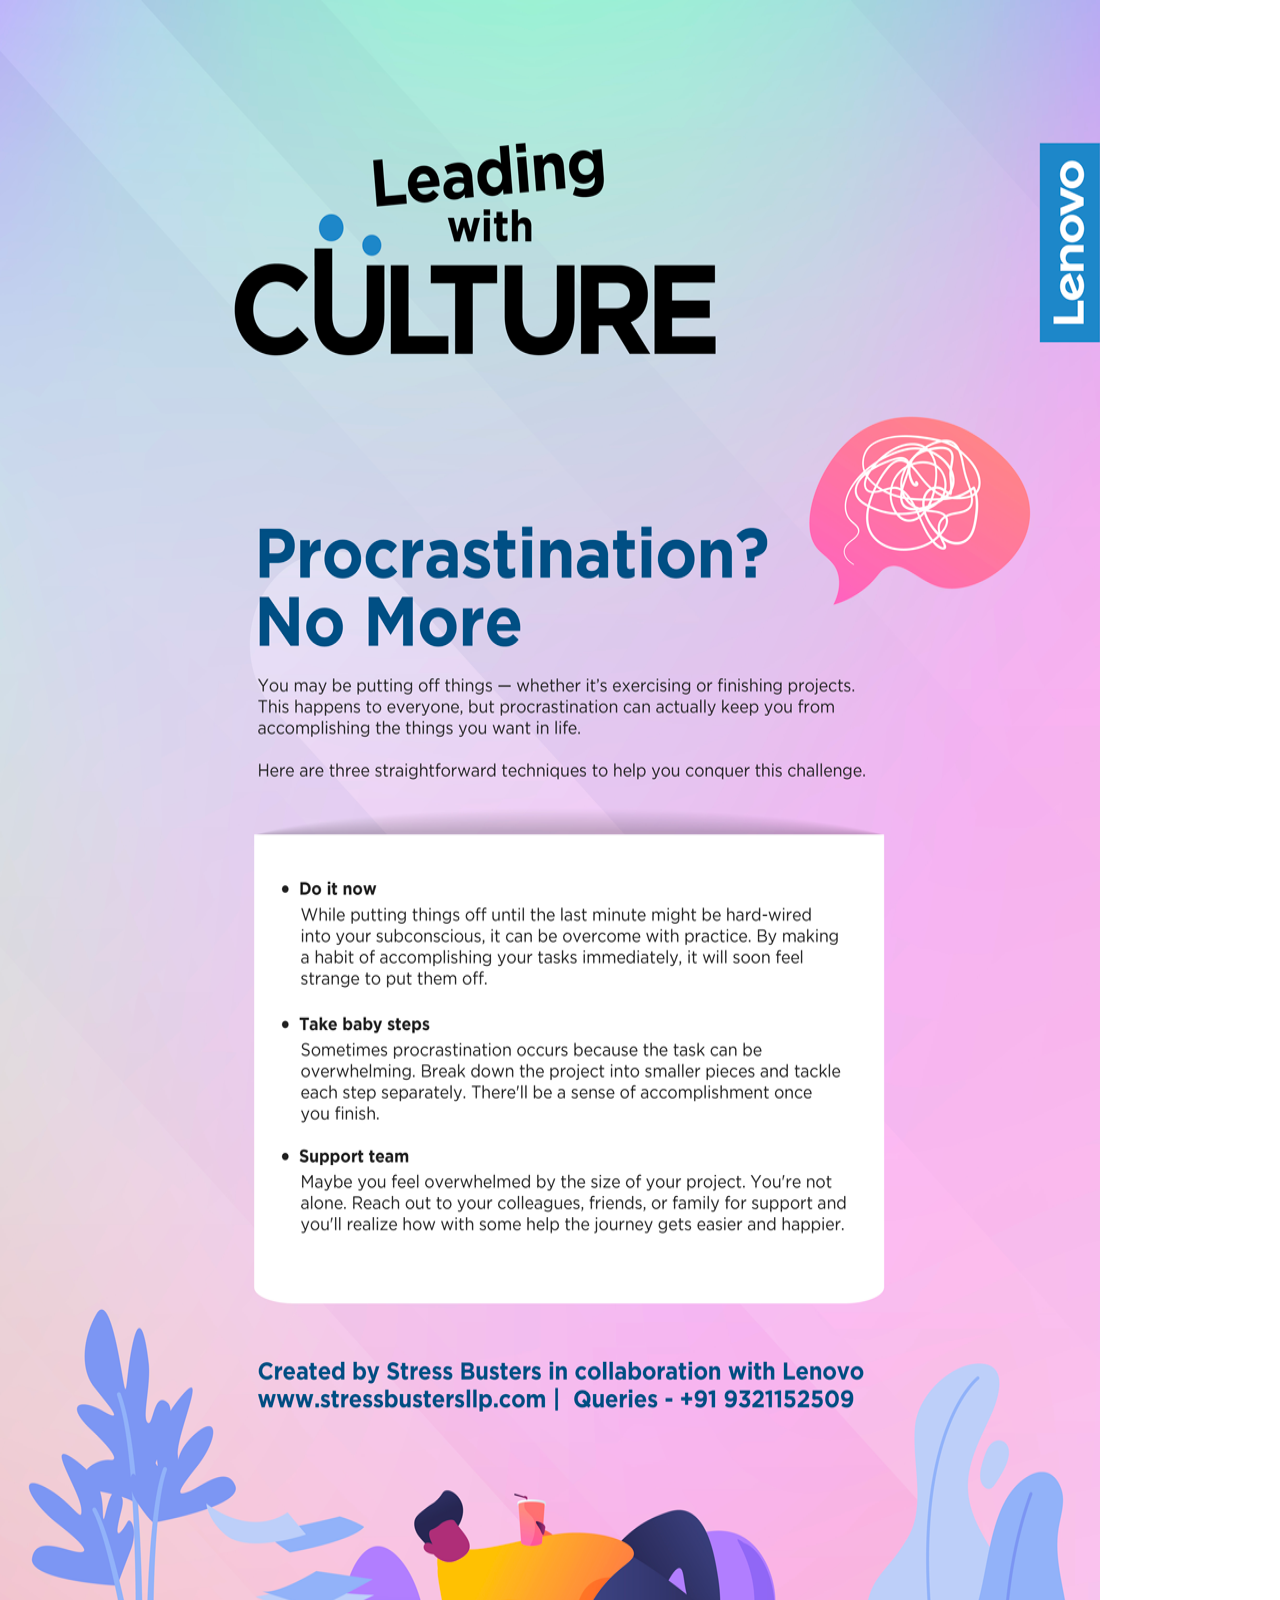
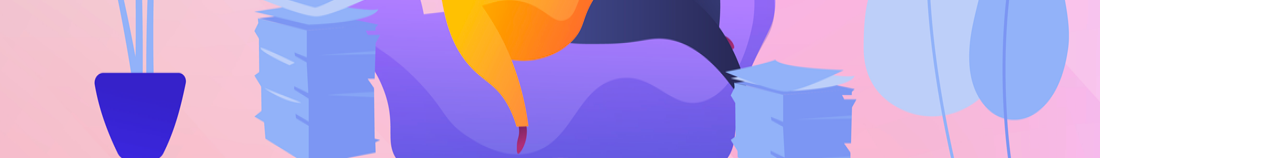
<file: assets/mailer/newsletter-feb2022/lenovo-hr-nutrition-mailer-procrastination-feb/index.html>
<html>
<head>
<title>Lenovo HR-Nutrition-Mailer-procrastination-01</title>
<style> table {border-spacing: 0;} img {display:block;} </style>
<meta http-equiv="Content-Type" content="text/html; charset=utf-8">
</head>
<body bgcolor="#FFFFFF" leftmargin="0" topmargin="0" marginwidth="0" marginheight="0">

<table id="Table_01" width="1100" height="1758" border="0" cellpadding="0" cellspacing="0" bgcolor="#FFFFFF"  >
         <tr>
            <td>
<a href="https://www.stressbustersllp.com/" target="_blank">
	<img src="images/index.png" width="1100" height="1758" border="0" alt="procrastination"></a>
 </td>
         </tr>
      </table>
</body>
</html>
</file>
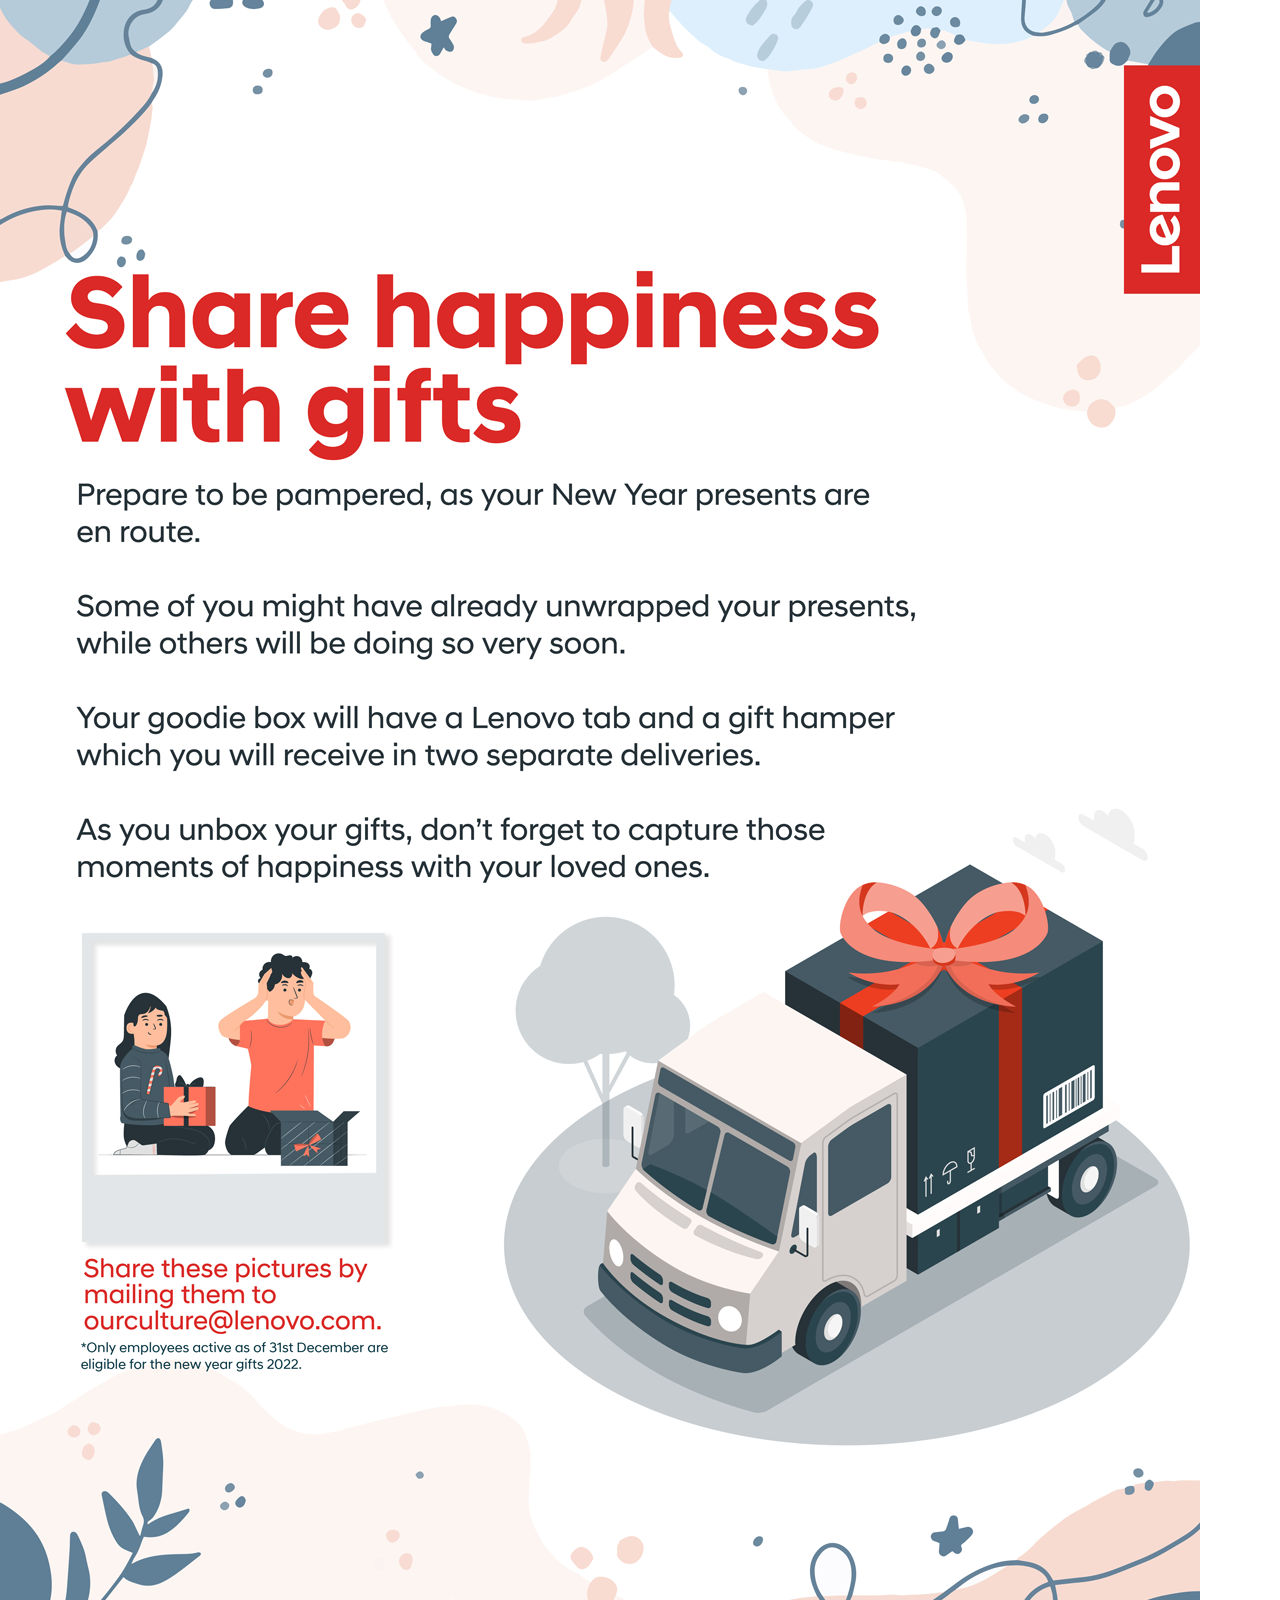
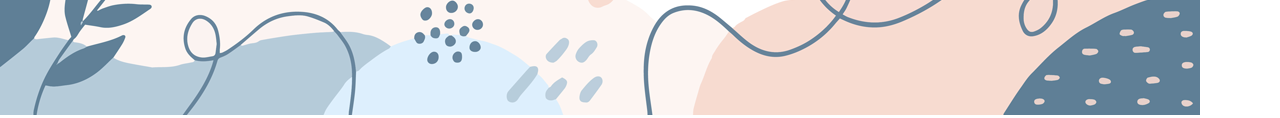
<file: assets/mailer/newsletter-jan/gift-enroute/index.html>
<html>
<head>
<title>Lenovo HR-gift enroute </title>
<meta http-equiv="Content-Type" content="text/html; charset=utf-8">
</head>
<body bgcolor="#FFFFFF" leftmargin="0" topmargin="0" marginwidth="0" marginheight="0">
<table id="Table_01" width="1200" height="1715" border="0" cellpadding="0" cellspacing="0">
	<tr>
		<td>

			<a href="mailto:ourculture@lenovo.com" target="_blank">
			<img src="images/index.png" width="1200" height="1715" border="0" alt="Share Happiness With Gifts"></a>
		</td>
	</tr>
</table>

</body>
</html>
</file>
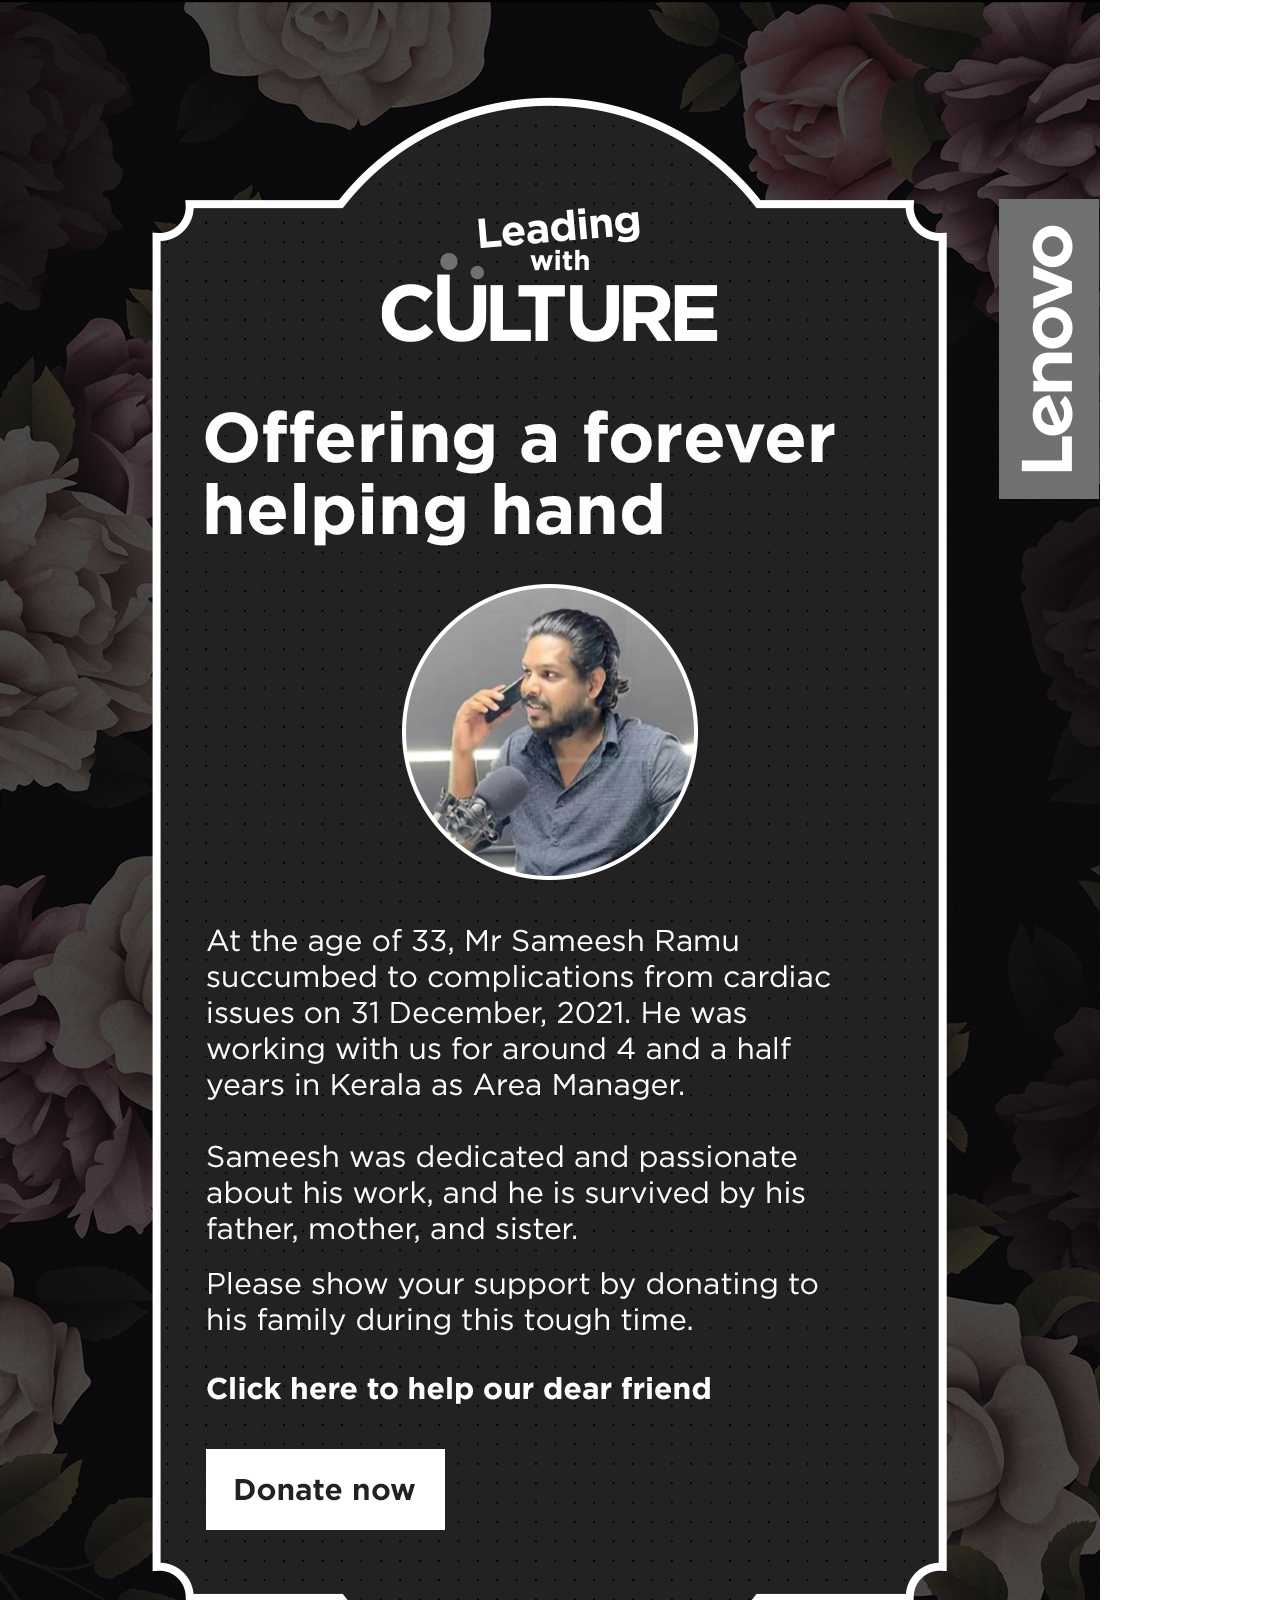
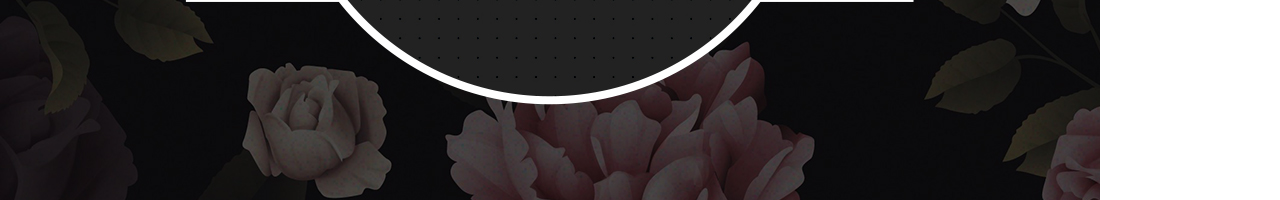
<file: assets/mailer/newsletter-jan/lenovo-hr-donation-revised/index.html>
<html>
<head>
<title>Lenovo-HR-Donation-for-Deceased-Employee</title>
<style> table {border-spacing: 0;} img {display:block;} </style>
<meta http-equiv="Content-Type" content="text/html; charset=utf-8">
</head>
<body bgcolor="#FFFFFF" leftmargin="0" topmargin="0" marginwidth="0" marginheight="0">
<table id="Table_01" width="1100" height="1800" border="0" cellpadding="0" cellspacing="0" bgcolor="#0a0a0c">
		<tr>
			<td>
<a href="https://icfn.in/campaign/lenovocaresforsameesh" target="_blank">
	<img src="images/index.png" width="1100" height="1800" border="0" alt="donate-now"></a>
</td>
</tr>
	</table>
</body>
</html>
</file>
